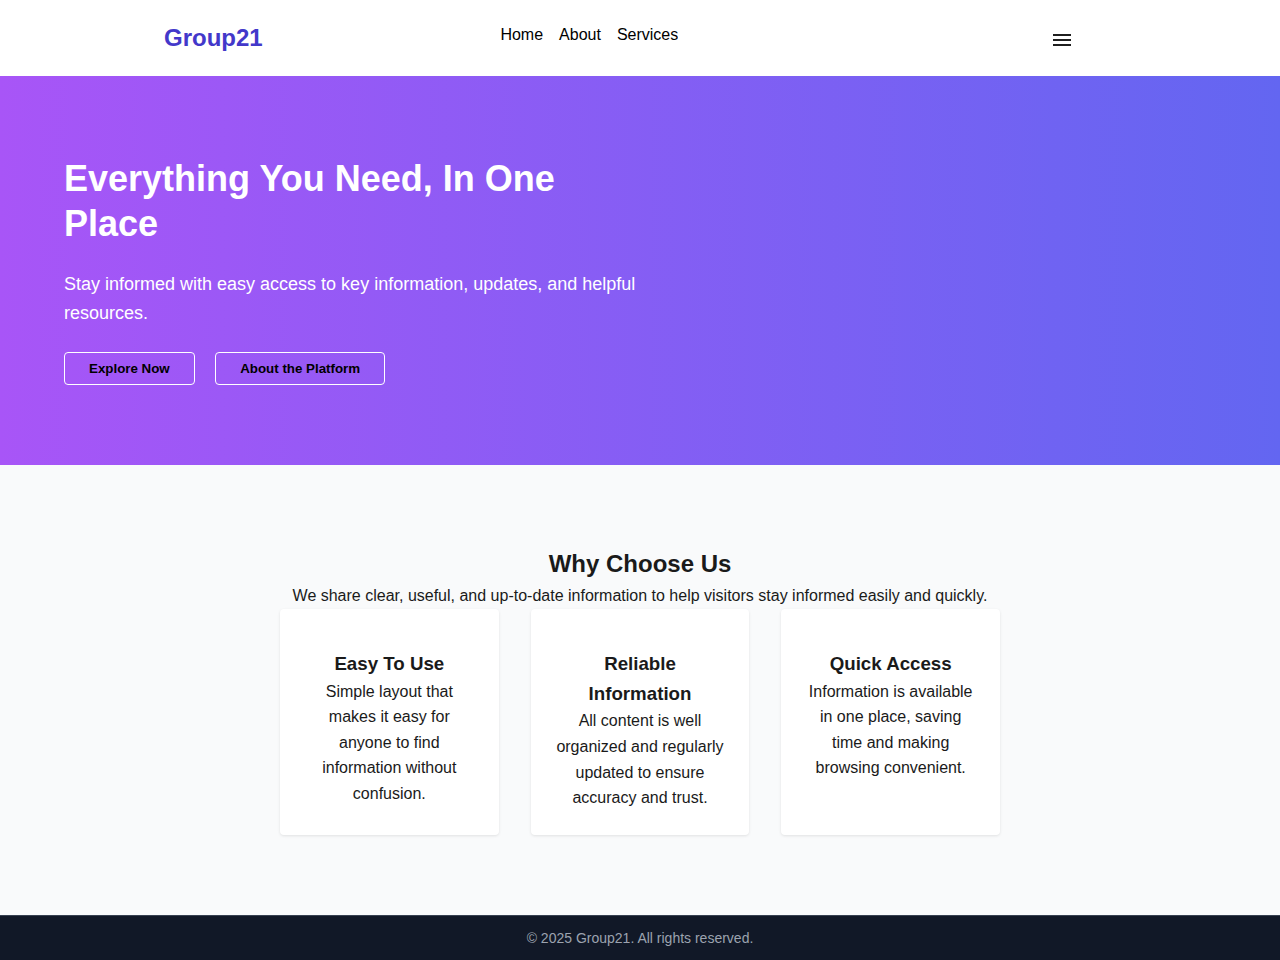
<file: index.html>
<!DOCTYPE html>
<html>
    <head>
        <title>Group21-Simple Info Hub-Landing Page</title>
        <meta charset="UTF-8">
        <link href="style.css" rel="stylesheet" type="text/css">
        <style>
            .hero {
                background: linear-gradient(to right, rgb(168, 85, 247), rgb(99, 102, 241));
                color: white;
                padding-top: 5rem;
                padding-bottom: 5rem;
            }
            .hero-container {
                max-width: 1200px; 
                margin:auto;
                padding-left: 1.5rem;  
                padding-right: 1.5rem;

                display: flex;         
                flex-direction: column;
                align-items: center;   
            }

            .hero-subcontainer {
                width: 100%;        
            }
          
            .hero-subcontainer > * + * {
                margin-top: 1.5rem;  
            }

            .hero-subcontainer div > * + * {
                margin-left: 1rem; 
            }

            .btn {
                background-color:transparent;
                padding: 0.5rem 1.5rem;  
                border: 0.0625rem solid white; 
                border-radius: 0.25rem;              
                font-weight: 600;               
                cursor: pointer;
                transition: background-color 0.2s ease;
            }

            .btn:hover {
                background-color: rgb(255, 255, 255); 
                color: rgb(79, 70, 229);
            }

            .features {
                padding-top: 5rem;              
                padding-bottom: 5rem;
                background-color: rgb(249, 250, 251); 
            }

            .features-container {
                width: 100%;
                max-width: 100%;
                margin-left: auto;
                margin-right: auto;
                padding-left: 1.5rem;
                padding-right: 1.5rem;
                text-align: center;
            }
            @media (min-width: 640px) {
                .features-container {
                    max-width: 640px;
                }
            }
            .features-subcontainer {
                display: grid;
                gap: 2rem;
            }

            @media (min-width: 768px) {
                .hero-container {
                    flex-direction: row; 
                }

                .hero-subcontainer {
                    width: 50%;      
                }

                .features-container {
                    max-width: 768px;
                }
                
                .features-subcontainer {
                    grid-template-columns: repeat(3, 1fr);
                }
            }

            .features-card {
                background-color: rgb(255, 255, 255);
                padding: 1.5rem;       
                border-radius: 0.25rem; 
                box-shadow: 0 1px 3px rgba(0, 0, 0, 0.1);
                transition: all 0.2s ease-in-out;
            }

            .features-card:hover {
                box-shadow: 0 10px 15px rgba(0, 0, 0, 0.15);
            }

            .features-card div {
                color: #4f46e5;
                font-size: 1.875rem;
                line-height: 2.25rem;
                margin-bottom: 1rem;
            }

            footer{
                text-align: center;
                font-size: 0.875rem;  
                line-height: 1.25rem; 
                margin-top: auto;
                padding: 0.75rem 0;  
                width: 100%;
                border-top: 1px solid rgb(55, 65, 81);   
                background-color: rgb(17, 24, 39);      
                color: rgb(156, 163, 175);
            }
        </style>
    </head>
    <body>
        <nav>
            <div class="navcontainer">
                <h1>Group21</h1>
                <div class="tabs-container">
                    <ul class="nav-tabs">
                        <li><a class="nav-links" href="index.html">Home</a></li>
                        <li><a class="nav-links" href="about.html">About</a></li>
                        <li><a class="nav-links" href="services.html">Services</a></li>
                    </ul> 
                </div>
                <div class="menu-container">   
                    <ul class="nav-list">
                        <li><a class="nav-links" href="gallery.html">Gallery</a></li>
                        <li><a class="nav-links" href="news.html">News</a></li>
                        <li><a class="nav-links" href="events.html">Events</a></li>
                        <li><a class="nav-links" href="subscribe.html">Subscribe</a></li>
                        <li><a class="nav-links" href="faqs.html">FAQs</a></li>
                        <li><a class="nav-links" href="blog.html">Blog</a></li>
                        <li><a class="nav-links" href="contacts.html">Contacts</a></li>
                        <li><a class="nav-links" href="feedback.html">Feedback</a></li>
                    </ul>
                    
                    <button class="menu-btn"><img src="images/icons/menu_icon.png" ></button>                  
                </div>
            </div>
        </nav>
        <section class="hero">
            <div class="hero-container">
                <div class="hero-subcontainer">
                    <h1 style="font-size: 2.25rem; line-height: 1.25; font-weight: 700;">Everything You Need, In One Place</h1>
                    <p style="font-size: 1.125rem;">Stay informed with easy access to key information, updates, and helpful resources.</p>
                    <div>
                        <a href="#"><button class="btn">Explore Now</button></a>
                        <a href="#"><button class="btn">About the Platform</button></a>
                    </div>
                </div>
            </div>
        </section>
        <section class="features">
            <div class="features-container">
                <h2 class="font-size: 1.875rem;line-height: 2.25rem;font-weight: 700;margin-bottom: 1.5rem;">Why Choose Us</h2>
                <p class="color: #4b5563;margin-bottom: 3rem;">We share clear, useful, and up-to-date information to help visitors stay informed easily and quickly.</p>

                <div class="features-subcontainer">
                    <div class="features-card">
                        <div><i class="fas fa-rocket"></i></div>
                        <h3 class="font-weight: 600; font-size: 1.125rem; line-height: 1.75rem; margin-bottom: 0.5rem;">Easy To Use</h3>
                        <p class="color: #4b5563;">Simple layout that makes it easy for anyone to find information without confusion.</p>
                    </div>
                    <div class="features-card">
                        <div><i class="fas fa-shield-alt"></i></div>
                        <h3 class="font-weight: 600; font-size: 1.125rem; line-height: 1.75rem; margin-bottom: 0.5rem;">Reliable Information</h3>
                        <p class="color: #4b5563;">All content is well organized and regularly updated to ensure accuracy and trust.</p>
                    </div>
                    <div class="features-card">
                        <div><i class="fas fa-cogs"></i></div>
                        <h3 class="font-weight: 600; font-size: 1.125rem; line-height: 1.75rem; margin-bottom: 0.5rem;">Quick Access</h3>
                        <p class="color: #4b5563;">Information is available in one place, saving time and making browsing convenient.</p>
                    </div>
                </div>
            </div>
        </section>
        <footer>
                © 2025 Group21. All rights reserved.
        </footer>
        <script>
            const btn = document.querySelector(".menu-btn");
            const nav = document.querySelector(".nav-list");

            // Toggle menu when button is clicked
            btn.addEventListener("click", (e) => {
                e.stopPropagation(); // prevent document click from firing
                nav.classList.toggle("active");
            });

            // Close menu when clicking outside
            document.addEventListener("click", (e) => {
                if (!nav.contains(e.target) && !btn.contains(e.target)) {
                nav.classList.remove("active");
                }
            });
        </script>
    </body>
</html>
</file>
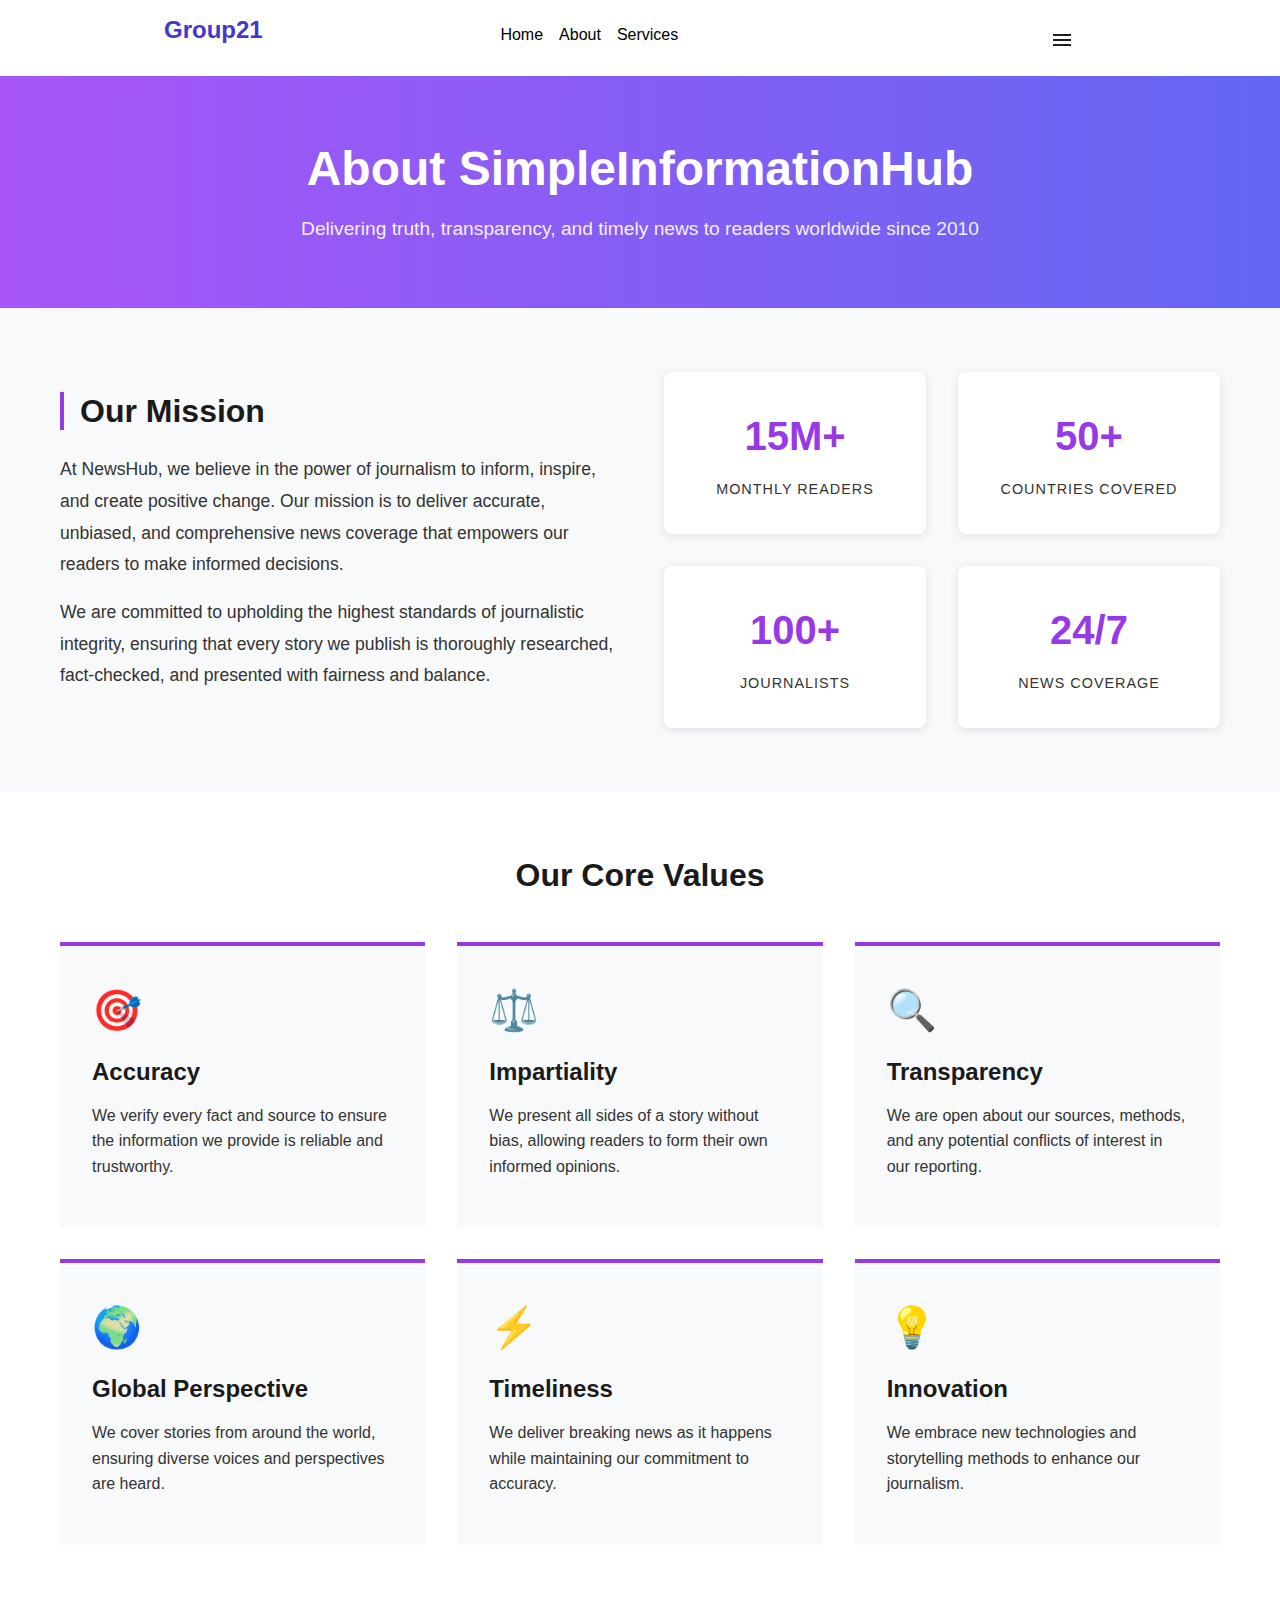
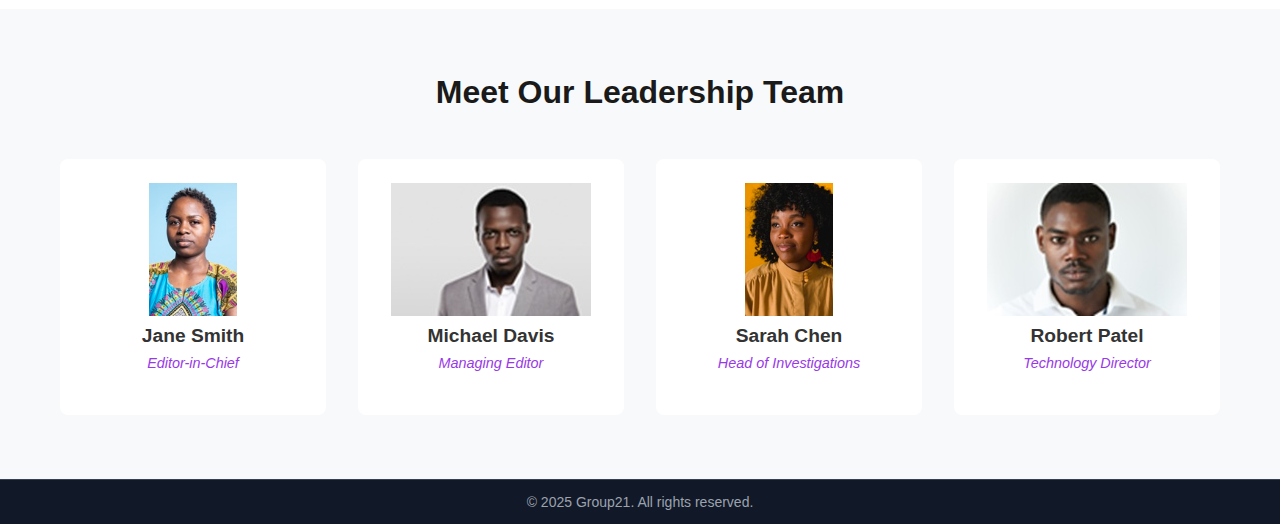
<file: about.html>
<!DOCTYPE html>
<html lang="en">
<head>
    <meta charset="UTF-8">
    <meta name="viewport" content="width=device-width, initial-scale=1.0">
    <title>About Us - NewsHub</title>
    <link href="style.css" rel="stylesheet" type="text/css">

     <style>
       
        * {
            margin: 0;
            padding: 0;
            box-sizing: border-box;
        }
        
        :root {
            --primary-color: #1a1a1a;
            --secondary-color: rgb(152, 57, 230);
            --text-color: #333;
            --light-gray: #f8f9fa;
            --border-color: #e0e0e0;
            --white: #ffffff;
        }
        
        body {
            line-height: 1.6;
            color: var(--text-color);
            background-color: var(--white);
        }
        
        /* Global Typography */
        h1, h2, h3, h4, h5, h6 {
            font-family: 'Arial', sans-serif;
            font-weight: 700;
            line-height: 1.2;
            margin-bottom: 1rem;
        }
        
        h1 { font-size: 2.5rem; }
        h2 { font-size: 2rem; }
        h3 { font-size: 1.5rem; }
        
        p {
            margin-bottom: 1rem;
        }
        
        a {
            color: var(--primary-color);
            text-decoration: none;
            transition: color 0.3s ease;
        }
        
        a:hover {
            color: var(--secondary-color);
        }
        
        /* Global Container */
        .container {
            max-width: 1200px;
            margin: 0 auto;
            padding: 0 20px;
        }
        
        
        
        .logo {
            font-size: 1.8rem;
            font-weight: bold;
            color: var(--white);
            font-family: 'Arial', sans-serif;
        }
        
        
        
       
        
         footer{
                text-align: center;
                font-size: 0.875rem;  
                line-height: 1.25rem; 
                margin-top: auto;
                padding: 0.75rem 0;  
                width: 100%;
                border-top: 1px solid rgb(55, 65, 81);   
                background-color: rgb(17, 24, 39);      
                color: rgb(156, 163, 175);
            }
    
    .hero-about {
            background: linear-gradient(to right, rgb(168, 85, 247), rgb(99, 102, 241));
            color: var(--white);
            padding: 4rem 0;
            text-align: center;
        }
        
        .hero-about h1 {
            font-size: 3rem;
            margin-bottom: 1rem;
            color: var(--white);
        }
        
        .hero-about p {
            font-size: 1.2rem;
            max-width: 700px;
            margin: 0 auto;
            opacity: 0.9;
        }
              
        /* Responsive Design */
        @media (max-width: 768px) {
            .hero-about h1 {
                font-size: 2rem;
            }
            
            .mission-content,
            .values-grid,
            .team-grid {
                grid-template-columns: 1fr;
            }
            
            nav ul {
                flex-direction: column;
                gap: 0.5rem;
            }
            
            .contact-info {
                flex-direction: column;
                gap: 1.5rem;
            }
        }
    </style>

    </head>
    <body>
        <nav>
            <div class="navcontainer">
                <h1>Group21</h1>
                <div class="tabs-container">
                    <ul class="nav-tabs">
                        <li><a class="nav-links" href="index.html">Home</a></li>
                        <li><a class="nav-links" href="about.html">About</a></li>
                        <li><a class="nav-links" href="services.html">Services</a></li>
                    </ul> 
                </div>
                <div class="menu-container">   
                    <ul class="nav-list">
                        <li><a class="nav-links" href="gallery.html">Gallery</a></li>
                        <li><a class="nav-links" href="news.html">News</a></li>
                        <li><a class="nav-links" href="events.html">Events</a></li>
                        <li><a class="nav-links" href="subscribe.html">Subscribe</a></li>
                        <li><a class="nav-links" href="faqs.html">FAQs</a></li>
                        <li><a class="nav-links" href="blog.html">Blog</a></li>
                        <li><a class="nav-links" href="contacts.html">Contacts</a></li>
                        <li><a class="nav-links" href="feedback.html">Feedback</a></li>
                    </ul>
                    
                    <button class="menu-btn"><img src="images/icons/menu_icon.png" ></button>                  
                </div>
            </div>
        </nav>


        <!-- Hero Section -->
        <section class="hero-about">
        <div class="container">
            <h1>About SimpleInformationHub</h1>
            <p>Delivering truth, transparency, and timely news to readers worldwide since 2010</p>
        </div>
        </section>

        <!-- Mission Section -->
        <section class="mission-section">
        <div class="container">
            <div class="mission-content">
                <div class="mission-text">
                    <h2>Our Mission</h2>
                    <p>At NewsHub, we believe in the power of journalism to inform, inspire, and create positive change. Our mission is to deliver accurate, unbiased, and comprehensive news coverage that empowers our readers to make informed decisions.</p>
                    <p>We are committed to upholding the highest standards of journalistic integrity, ensuring that every story we publish is thoroughly researched, fact-checked, and presented with fairness and balance.</p>
                </div>
                <div class="mission-stats">
                    <div class="stat-box">
                        <span class="stat-number">15M+</span>
                        <span class="stat-label">Monthly Readers</span>
                    </div>
                    <div class="stat-box">
                        <span class="stat-number">50+</span>
                        <span class="stat-label">Countries Covered</span>
                    </div>
                    <div class="stat-box">
                        <span class="stat-number">100+</span>
                        <span class="stat-label">Journalists</span>
                    </div>
                    <div class="stat-box">
                        <span class="stat-number">24/7</span>
                        <span class="stat-label">News Coverage</span>
                    </div>
                </div>
            </div>
        </div>
        </section>

        <!-- Values Section -->
        <section class="values-section">
        <div class="container">
            <h2>Our Core Values</h2>
            <div class="values-grid">
                <div class="value-card">
                    <span class="value-icon">🎯</span>
                    <h3>Accuracy</h3>
                    <p>We verify every fact and source to ensure the information we provide is reliable and trustworthy.</p>
                </div>
                <div class="value-card">
                    <span class="value-icon">⚖️</span>
                    <h3>Impartiality</h3>
                    <p>We present all sides of a story without bias, allowing readers to form their own informed opinions.</p>
                </div>
                <div class="value-card">
                    <span class="value-icon">🔍</span>
                    <h3>Transparency</h3>
                    <p>We are open about our sources, methods, and any potential conflicts of interest in our reporting.</p>
                </div>
                <div class="value-card">
                    <span class="value-icon">🌍</span>
                    <h3>Global Perspective</h3>
                    <p>We cover stories from around the world, ensuring diverse voices and perspectives are heard.</p>
                </div>
                <div class="value-card">
                    <span class="value-icon">⚡</span>
                    <h3>Timeliness</h3>
                    <p>We deliver breaking news as it happens while maintaining our commitment to accuracy.</p>
                </div>
                <div class="value-card">
                    <span class="value-icon">💡</span>
                    <h3>Innovation</h3>
                    <p>We embrace new technologies and storytelling methods to enhance our journalism.</p>
                </div>
            </div>
        </div>
        </section>

        <!-- Team Section -->
        <section class="team-section">
        <div class="container">
            <h2>Meet Our Leadership Team</h2>
            <div class="team-grid">
                <div class="team-member">
                    <div class="team-photo"><img src="images/grace/m1.jpg" img height="133"  ></div>
                    <h3>Jane Smith</h3>
                    <p class="team-role">Editor-in-Chief</p>
                </div>
                <div class="team-member">
                    <div class="team-photo"><img src="images/grace/m3.jpg" ></div>
                    <h3>Michael Davis</h3>
                    <p class="team-role">Managing Editor</p>
                </div>
                <div class="team-member">
                    <div class="team-photo"><img src="images/grace/m2.jpg" height="133"  ></div>
                    <h3>Sarah Chen</h3>
                    <p class="team-role">Head of Investigations</p>
                </div>
                <div class="team-member">
                    <div class="team-photo"><img src="images/grace/m5.jpg" ></div>
                    <h3>Robert Patel</h3>
                    <p class="team-role">Technology Director</p>
                </div>
            </div>
        </div>
        </section>
        <footer>
                © 2025 Group21. All rights reserved.
        </footer>
        <script>
            const btn = document.querySelector(".menu-btn");
            const nav = document.querySelector(".nav-list");

            // Toggle menu when button is clicked
            btn.addEventListener("click", (e) => {
                e.stopPropagation(); // prevent document click from firing
                nav.classList.toggle("active");
            });

            // Close menu when clicking outside
            document.addEventListener("click", (e) => {
                if (!nav.contains(e.target) && !btn.contains(e.target)) {
                nav.classList.remove("active");
                }
            });
        </script>
    </body>
</html>
</file>
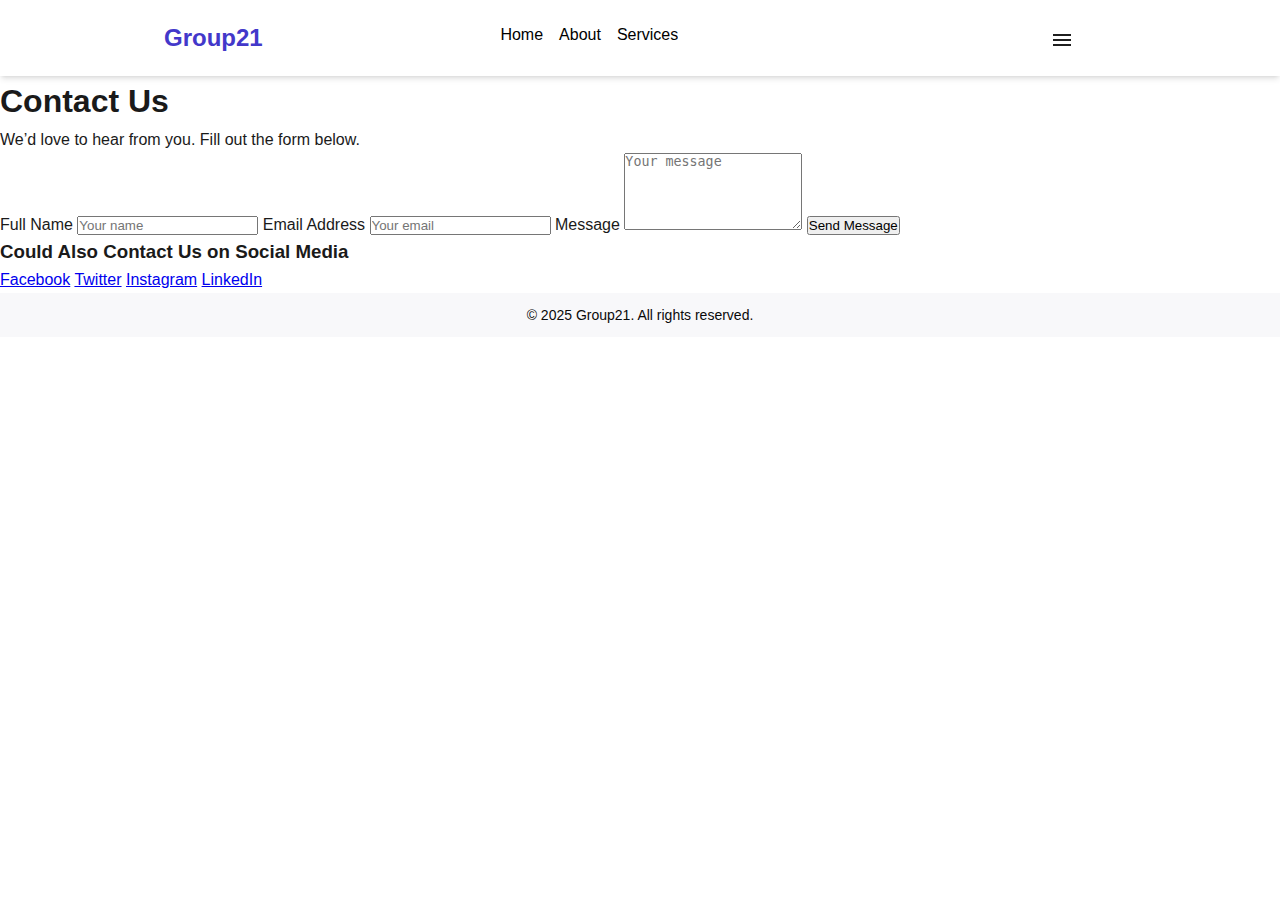
<file: contacts.html>
<!DOCTYPE html>
<html lang="en">
<head>
    <meta charset="UTF-8">
    <title>Contact Us</title>
    <link href="style.css" rel="stylesheet" type="text/css">
    <style>
        footer{
            text-align: center;
            font-size: 0.875rem;  
            line-height: 1.25rem; 
            margin-top: auto;
            padding: 0.75rem 0;  
            width: 100%;  
            background-color: rgb(248, 248, 250);      
            color: rgb(10, 10, 10);
        }
    </style>
</head>
<body>
    <nav>
        <div class="navcontainer">
            <h1>Group21</h1>
            <div class="tabs-container">
                <ul class="nav-tabs">
                    <li><a class="nav-links" href="index.html">Home</a></li>
                    <li><a class="nav-links" href="#">About</a></li>
                    <li><a class="nav-links" href="services.html">Services</a></li>
                </ul> 
            </div>
            <div class="menu-container">   
                <ul class="nav-list">
                    <li><a class="nav-links" href="gallery.html">Gallery</a></li>
                    <li><a class="nav-links" href="#">News</a></li>
                    <li><a class="nav-links" href="events.html">Events</a></li>
                    <li><a class="nav-links" href="subscribe.html">Subscribe</a></li>
                    <li><a class="nav-links" href="faqs.html">FAQs</a></li>
                    <li><a class="nav-links" href="blog.html">Blog</a></li>
                    <li><a class="nav-links" href="#">Contacts</a></li>
                    <li><a class="nav-links" href="feedback.html">Feedback</a></li>
                </ul>
                
                <button class="menu-btn"><img src="images/icons/menu_icon.png" ></button>                  
            </div>
        </div>
    </nav>
    <div class="contact-container">
        <h1>Contact Us</h1>
        <p>We’d love to hear from you. Fill out the form below.</p>

        <form>
            <label for="name">Full Name</label>
            <input type="text" id="name" placeholder="Your name">

            <label for="email">Email Address</label>
            <input type="email" id="email" placeholder="Your email">

            <label for="message">Message</label>
            <textarea id="message" rows="5" placeholder="Your message"></textarea>

            <button type="submit">Send Message</button>
        </form>
    </div>
    <section class="social-section">
        <h3>Could Also Contact Us on Social Media</h3>
        <div class="social-links">
            <a href="#">Facebook</a>
            <a href="#">Twitter</a>
            <a href="#">Instagram</a>
            <a href="#">LinkedIn</a>
        </div>
    </section>
    <footer>
        © 2025 Group21. All rights reserved.
    </footer>
    <script>
        const btn = document.querySelector(".menu-btn");
        const nav = document.querySelector(".nav-list");

        // Toggle menu when button is clicked
        btn.addEventListener("click", (e) => {
            e.stopPropagation(); // prevent document click from firing
            nav.classList.toggle("active");
        });

        // Close menu when clicking outside
        document.addEventListener("click", (e) => {
            if (!nav.contains(e.target) && !btn.contains(e.target)) {
            nav.classList.remove("active");
            }
        });
    </script>
</body>
</html>
</file>
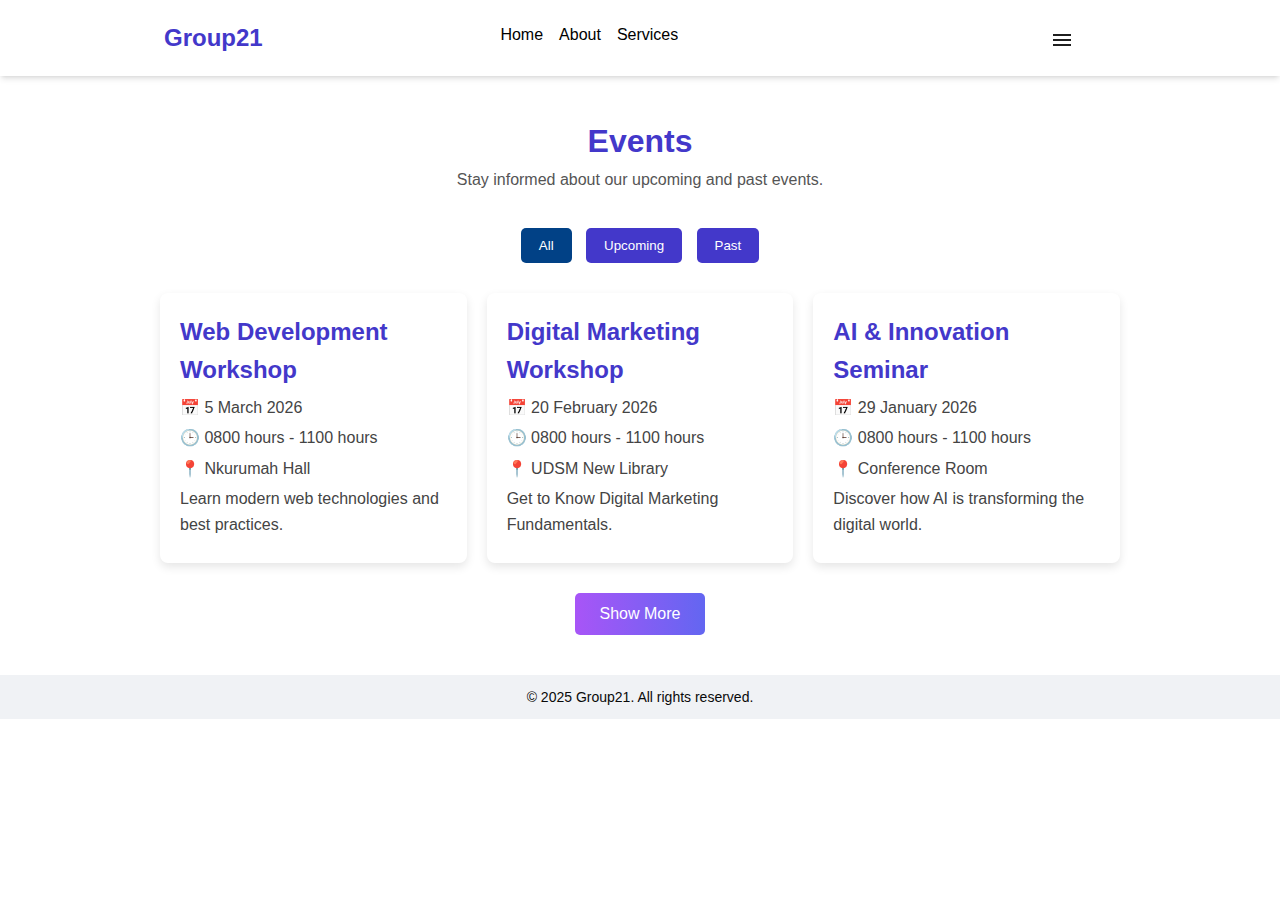
<file: events.html>
<!DOCTYPE html>
<html lang="en">
    <head>
        <meta charset="UTF-8">
        <title>Events</title>
        <link rel="stylesheet" href="style.css">
        <style>
            footer{
                text-align: center;
                font-size: 0.875rem;  
                line-height: 1.25rem; 
                margin-top: auto;
                padding: 0.75rem 0;  
                width: 100%;
                background-color: rgb(240, 242, 245);      
                color: rgb(10, 10, 10);
            }
        </style>
    </head>
    <body>
        <nav>
            <div class="navcontainer">
                <h1>Group21</h1>
                <div class="tabs-container">
                    <ul class="nav-tabs">
                        <li><a class="nav-links" href="index.html">Home</a></li>
                        <li><a class="nav-links" href="about.html">About</a></li>
                        <li><a class="nav-links" href="services.html">Services</a></li>
                    </ul> 
                </div>
                <div class="menu-container">   
                    <ul class="nav-list">
                        <li><a class="nav-links" href="gallery.html">Gallery</a></li>
                        <li><a class="nav-links" href="news.html">News</a></li>
                        <li><a class="nav-links" href="events.html">Events</a></li>
                        <li><a class="nav-links" href="subscribe.html">Subscribe</a></li>
                        <li><a class="nav-links" href="faqs.html">faqs</a></li>
                        <li><a class="nav-links" href="blog.html">Blog</a></li>
                        <li><a class="nav-links" href="contacts.html">Contacts</a></li>
                        <li><a class="nav-links" href="feedback.html">Feedback</a></li>
                    </ul>
                    
                    <button class="menu-btn"><img src="images/icons/menu_icon.png" ></button>                  
                </div>
            </div>
        </nav>
        <section class="events-section">
            <h1>Events</h1>
            <p class="intro">Stay informed about our upcoming and past events.</p>

            <!-- Filter Buttons -->
            <div class="filter-buttons">
                <button onclick="filterEvents('all')" class="active">All</button>
                <button onclick="filterEvents('upcoming')">Upcoming</button>
                <button onclick="filterEvents('past')">Past</button>
            </div>

            <!-- Events Container -->
            <div class="events-container">

                <div class="event-card upcoming">
                    <h2>Web Development Workshop</h2>
                    <p>📅 5 March 2026</p>
                    <p>🕒 0800 hours - 1100 hours</p>
                    <p>📍 Nkurumah Hall</p>
                    <p>Learn modern web technologies and best practices.</p>
                </div>

                <div class="event-card upcoming">
                    <h2>Digital Marketing Workshop</h2>
                    <p>📅 20 February 2026</p>
                    <p>🕒 0800 hours - 1100 hours</p>
                    <p>📍 UDSM New Library</p>
                    <p>Get to Know Digital Marketing Fundamentals.</p>
                </div>

                <div class="event-card upcoming">
                    <h2>AI & Innovation Seminar</h2>
                    <p>📅 29 January 2026</p>
                    <p>🕒 0800 hours - 1100 hours</p>
                    <p>📍 Conference Room</p>
                    <p>Discover how AI is transforming the digital world.</p>
                </div>

                <div class="event-card past hidden">
                    <h2>Startup Networking Event</h2>
                    <p>📅 10 November 2025</p>
                    <p>🕒 0800 hours - 1100 hours</p>
                    <p>📍 Nkurumah Hall</p>
                    <p>Connected entrepreneurs and innovators.</p>
                </div>

                <div class="event-card past hidden">
                    <h2>Tech Innovation Comference</h2>
                    <p>📅 01 September 2025</p>
                    <p>🕒 0800 hours - 1100 hours</p>
                    <p>📍 Innovation Hub</p>
                    <p>Tech Developers Came Together To Discuss Innovation Techniques.</p>
                </div>

                <div class="event-card past hidden">
                    <h2>Python Developers Meetup</h2>
                    <p>📅 22 July 2025</p>
                    <p>🕒 0800 hours - 1100 hours</p>
                    <p>📍 Luhanga Hall</p>
                    <p>Python and AI-Related Developers Met to Discuss about Data Science and Artificial Intelligence.</p>
                </div>
            </div>
            <button id="showMoreBtn" onclick="showMore()">Show More</button>
        </section>
        <footer>
            © 2025 Group21. All rights reserved.
            </footer>

        <script>
            function filterEvents(type) {
                const events = document.querySelectorAll('.event-card');
                const buttons = document.querySelectorAll('.filter-buttons button');

                buttons.forEach(btn => btn.classList.remove('active'));
                event.target.classList.add('active');

                events.forEach(eventCard => {
                    if (type === 'all') {
                        eventCard.style.display = 'block';
                    } else if (eventCard.classList.contains(type)) {
                        eventCard.style.display = 'block';
                    } else {
                        eventCard.style.display = 'none';
                    }
                });
            }

            function showMore() {
                const hiddenEvents = document.querySelectorAll('.event-card.hidden');
                hiddenEvents.forEach(event => {
                    event.classList.remove('hidden');
                });

                document.getElementById('showMoreBtn').style.display = 'none';
            }

            const btn = document.querySelector(".menu-btn");
            const nav = document.querySelector(".nav-list");

            // Toggle menu when button is clicked
            btn.addEventListener("click", (e) => {
                e.stopPropagation(); // prevent document click from firing
                nav.classList.toggle("active");
            });

            // Close menu when clicking outside
            document.addEventListener("click", (e) => {
                if (!nav.contains(e.target) && !btn.contains(e.target)) {
                nav.classList.remove("active");
                }
            });
        </script>
    </body>
</html>
</file>
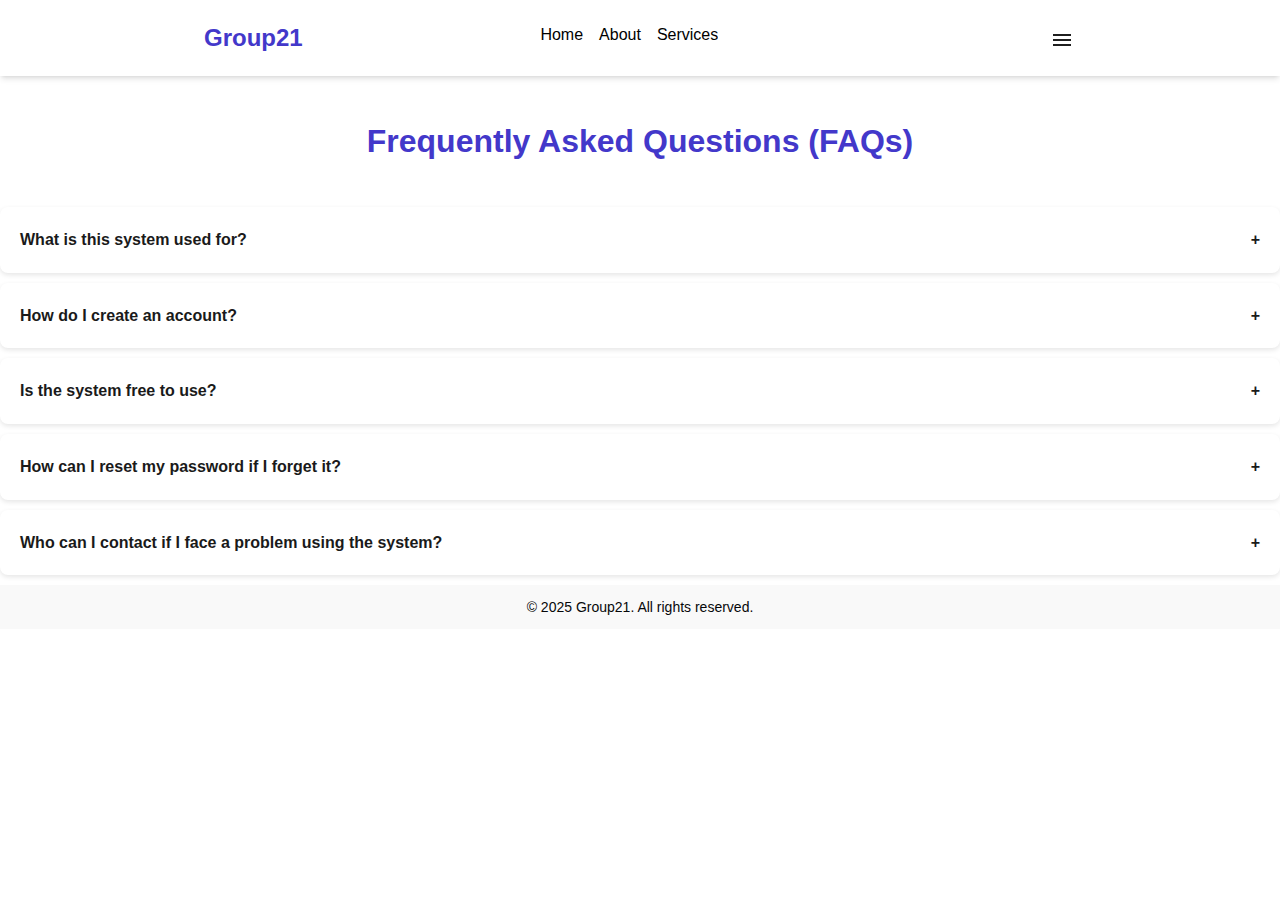
<file: faqs.html>
<!DOCTYPE html>
<html lang="en">
    <head>
        <meta charset="UTF-8">
        <meta name="viewport" content="width=device-width, initial-scale=1.0">
        <title>FAQs Page</title>
        <link href="style.css" rel="stylesheet" type="text/css">
        <style>
                footer{
                    text-align: center;
                    font-size: 0.875rem;  
                    line-height: 1.25rem; 
                    padding: 0.75rem 0;  
                    width: 100%;   
                    background-color: rgb(249, 249, 249);      
                    color: rgb(7, 8, 10);
                }
            h1 {
                color: rgb(67 56 202);
                text-align: center;
                margin: 40px;
            }
            .faq {
                background-color: #ffffff;
                border-radius: 8px;
                margin: 10px 0;
                padding: 20px;
                box-shadow: 0 2px 5px rgba(0, 0, 0, 0.1);
            }
            .question {
                cursor: pointer;
                font-weight: bold;
                position: relative;
                padding-right: 20px;
            }
            .question::after {
                content: '+';
                position: absolute;
                right: 0;
            }
            .question.active::after {
                content: '-';
            }
            .answer {
                display: none;
                margin-top: 10px;
                padding-left: 10px;
            }
        </style>
    </head>
    <body>
        <nav>
            <div class="navcontainer">
                <h1>Group21</h1>
                <div class="tabs-container">
                    <ul class="nav-tabs">
                        <li><a class="nav-links" href="index.html">Home</a></li>
                        <li><a class="nav-links" href="about.html">About</a></li>
                        <li><a class="nav-links" href="services.html">Services</a></li>
                    </ul> 
                </div>
                <div class="menu-container">   
                    <ul class="nav-list">
                        <li><a class="nav-links" href="gallery.html">Gallery</a></li>
                        <li><a class="nav-links" href="news.html">News</a></li>
                        <li><a class="nav-links" href="events.html">Events</a></li>
                        <li><a class="nav-links" href="subscribe.html">Subscribe</a></li>
                        <li><a class="nav-links" href="faqs.html">FAQs</a></li>
                        <li><a class="nav-links" href="blog.html">Blog</a></li>
                        <li><a class="nav-links" href="contacts.html">Contacts</a></li>
                        <li><a class="nav-links" href="feedback.html">Feedback</a></li>
                    </ul>
                    
                    <button class="menu-btn"><img src="images/icons/menu_icon.png" ></button>                  
                </div>
            </div>
        </nav>
        <h1>Frequently Asked Questions (FAQs)</h1>

        <div class="faq">
            <div class="question">What is this system used for?</div>
            <div class="answer">This system is designed to help users [describe purpose here].</div>
        </div>

        <div class="faq">
            <div class="question">How do I create an account?</div>
            <div class="answer">To create an account, click the 'Sign Up' button and fill in your details.</div>
        </div>

        <div class="faq">
            <div class="question">Is the system free to use?</div>
            <div class="answer">Yes, the basic version of the system is free. Some advanced features may require payment.</div>
        </div>

        <div class="faq">
            <div class="question">How can I reset my password if I forget it?</div>
            <div class="answer">Click 'Forgot Password' on the login page and follow the instructions to reset your password.</div>
        </div>

        <div class="faq">
            <div class="question">Who can I contact if I face a problem using the system?</div>
            <div class="answer">You can contact our support team at zaawaadi@gmail.com for any issues.</div>
        </div>

        <footer>
                    © 2025 Group21. All rights reserved.
            </footer>
        <script>
            const btn = document.querySelector(".menu-btn");
                const nav = document.querySelector(".nav-list");

                // Toggle menu when button is clicked
                btn.addEventListener("click", (e) => {
                    e.stopPropagation(); // prevent document click from firing
                    nav.classList.toggle("active");
                });

                // Close menu when clicking outside
                document.addEventListener("click", (e) => {
                    if (!nav.contains(e.target) && !btn.contains(e.target)) {
                    nav.classList.remove("active");
                    }
                });
            const questions = document.querySelectorAll('.question');
            questions.forEach(q => {
                q.addEventListener('click', () => {
                    q.classList.toggle('active');
                    const answer = q.nextElementSibling;
                    answer.style.display = answer.style.display === 'block' ? 'none' : 'block';
                });
            });
        </script>
    </body>
</html>
</file>
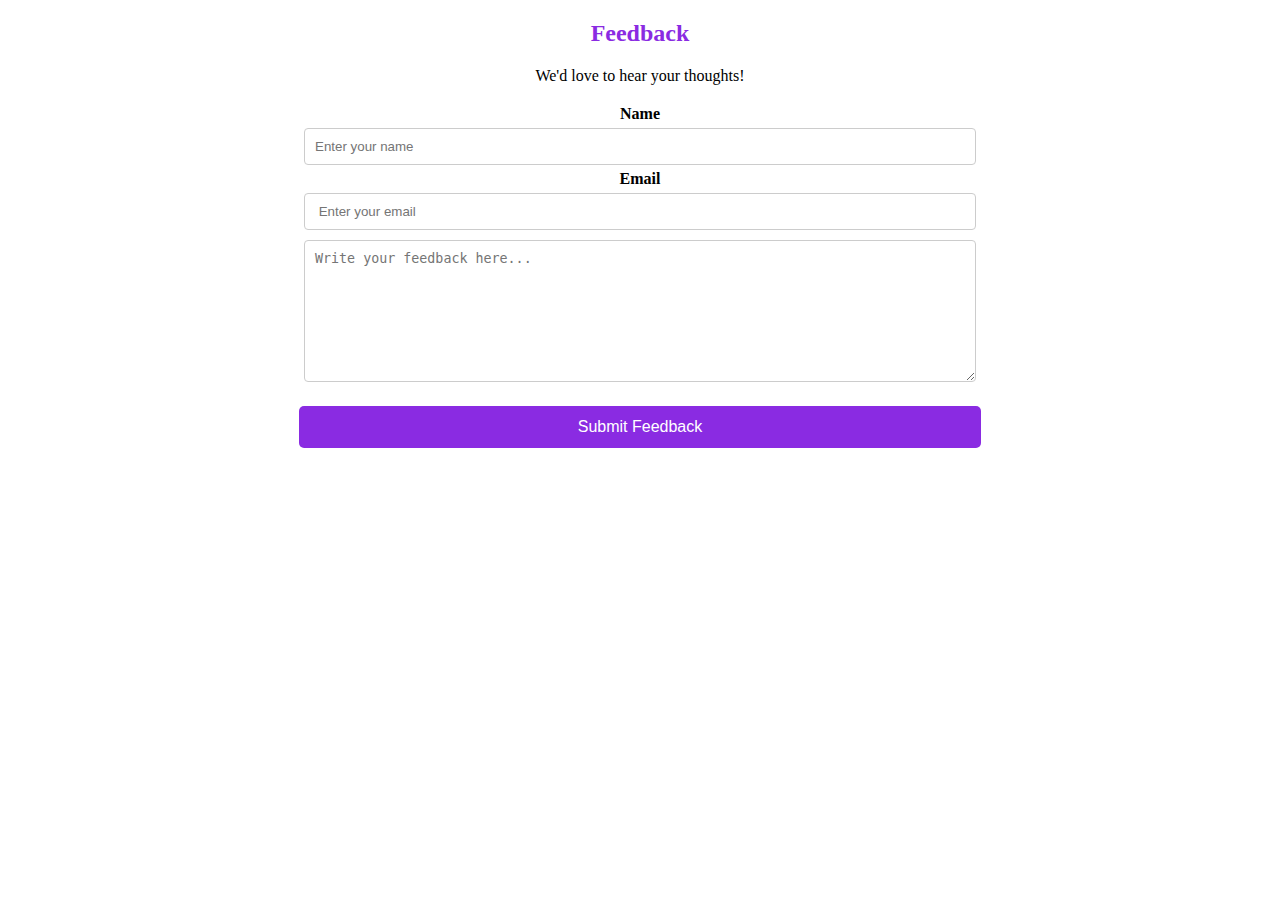
<file: feedback.html>
<!DOCTYPE html>
<html lang="en">
<head>
    <meta charset=""UTF-8">
    <title>Feedback Page</title>

    <style>
 .feedback-container {
        width: 400px;
        margin: 50px auto;
        background: #ffffff;
        padding: 25px;
        border-radius: 8px;
        text-align: center;
    }

    h2 {
        color:blueviolet;
    }

    p{
        margin-bottom: 20px;
    }
    
    form {
        text-align: center;
    }

    label {
        display: block;
        margin-top: 5px;
        font-weight:bold;
    }

    input, textarea {
        width: 650px;
        padding: 10px;
        margin-top: 5px;
        border: 1px solid #ccc;
        border-radius: 4px;
    }

    #name {
        margin-bottom: 15px;
    }

    /*Space between email and feedback box */
textarea {
    margin-top: 10px;
    height: 120px;
    resize: vertical;
}

button {
    margin-top: 20px;
    width: 54%;
    padding: 12px;
    background-color: blueviolet;
    color: white;
    border: black;
    border-radius: 5px;
    font-size: 16px;
    cursor: pointer;
}
    </style>
</head>

<body>
<div class="container">
        <center> 
            <h2 class="mb-4 mt-3">Feedback</h2>
            <p>We'd love to hear your thoughts!</p>


<form action="#" class="feedback-form">
    <label>Name</label>
      <input type="text" placeholder="Enter your name">
    
      <label>Email</label>
      <input type="email" placeholder=" Enter your email">
    
      <div class="form-group">
        <textarea name="" id="" cols="30" rows="7" class="form-control" placeholder="Write your feedback here..."></textarea>
      </div>

      <button input type="submit">Submit Feedback</button>
    </center>
  </form>
</div>

</body>
</html>
</file>
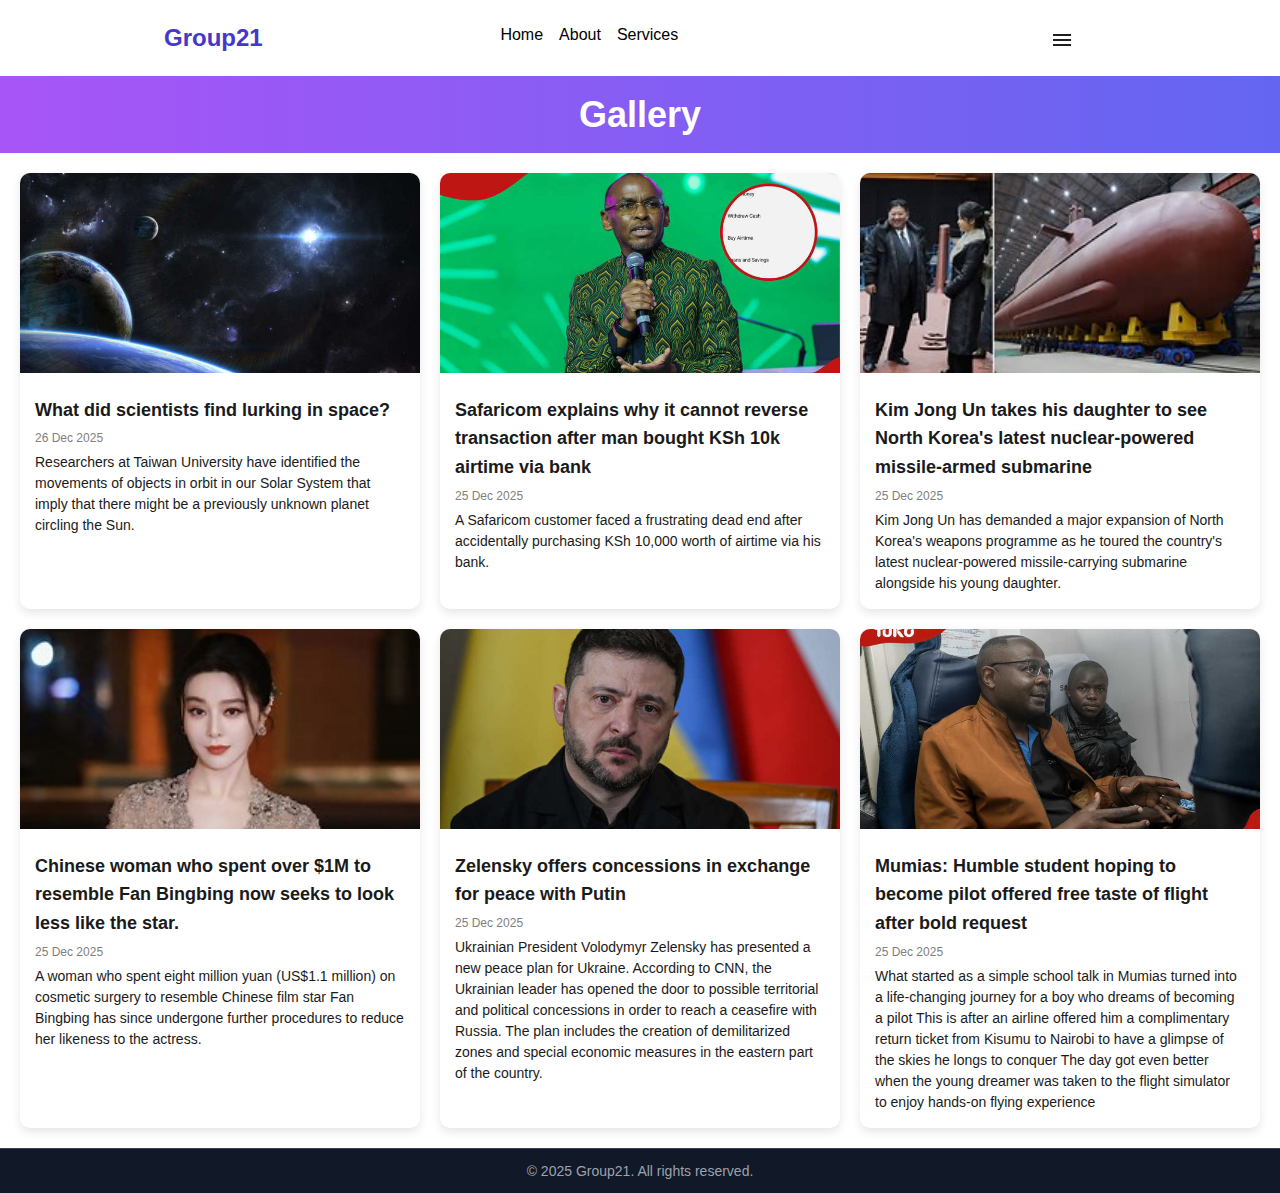
<file: gallery.html>
<!DOCTYPE html>
<html>
    <head>
        <title>Group21-Simple Info Hub-Gallery Page</title>
        <meta charset="UTF-8">
        <link href="style.css" rel="stylesheet" type="text/css">
        <style>
            .hero {
                background: linear-gradient(to right, rgb(168, 85, 247), rgb(99, 102, 241));
                color: white;
                padding: 1rem 0;
            }
            .hero-container {
                max-width: 1200px; 
                margin:auto;
                padding-left: 1.5rem;  
                padding-right: 1.5rem;

                display: flex;         
                justify-content: center;
                align-items: center;   
            }
                
            footer{
                text-align: center;
                font-size: 0.875rem;  
                line-height: 1.25rem; 
                margin-top: auto;
                padding: 0.75rem 0;  
                width: 100%;
                border-top: 1px solid rgb(55, 65, 81);   
                background-color: rgb(17, 24, 39);      
                color: rgb(156, 163, 175);
            }
        </style>
    </head>
    <body>
        <nav>
            <div class="navcontainer">
                <h1>Group21</h1>
                <div class="tabs-container">
                    <ul class="nav-tabs">
                        <li><a class="nav-links" href="index.html">Home</a></li>
                        <li><a class="nav-links" href="about.html">About</a></li>
                        <li><a class="nav-links" href="services.html">Services</a></li>
                    </ul> 
                </div>
                <div class="menu-container">   
                    <ul class="nav-list">
                        <li><a class="nav-links" href="gallery.html">Gallery</a></li>
                        <li><a class="nav-links" href="news.html">News</a></li>
                        <li><a class="nav-links" href="events.html">Events</a></li>
                        <li><a class="nav-links" href="subscribe.html">Subscribe</a></li>
                        <li><a class="nav-links" href="faqs.html">FAQs</a></li>
                        <li><a class="nav-links" href="blog.html">Blog</a></li>
                        <li><a class="nav-links" href="contacts.html">Contacts</a></li>
                        <li><a class="nav-links" href="feedback.html">Feedback</a></li>
                    </ul>
                    
                    <button class="menu-btn"><img src="images/icons/menu_icon.png" ></button>                  
                </div>
            </div>
        </nav>
        <section class="hero">
            <div class="hero-container">
                <div class="hero-subcontainer">
                    <h1 style="font-size: 2.25rem; line-height: 1.25; font-weight: 700; text-align: center;">Gallery</h1>
                    
                </div>
            </div>
        </section>

        <section class="news-container">
            <article class="news-card">
                <img src="images/kleist/image1.jpeg" alt="News Image">
                <div class="news-content">
                    <h2>What did scientists find lurking in space?</h2>
                    <p class="date">26 Dec 2025</p>
                    <p>Researchers at Taiwan University have identified the movements of objects in orbit in our Solar System that 
                        imply that there might be a previously unknown planet circling the Sun.</p>
                </div>
            </article>

            <article class="news-card">
                <img src="images/kleist/image2.jpeg" alt="News Image">
                <div class="news-content">
                    <h2>Safaricom explains why it cannot reverse transaction after man bought KSh 10k airtime via bank</h2>
                    <p class="date">25 Dec 2025</p>
                    <p>A Safaricom customer faced a frustrating dead end after accidentally purchasing KSh 10,000 worth of airtime via his bank.</p>
                </div>
            </article>

            <article class="news-card">
                <img src="images/kleist/image3.jpeg" alt="News Image">
                <div class="news-content">
                    <h2>Kim Jong Un takes his daughter to see North Korea's latest nuclear-powered missile-armed submarine</h2>
                    <p class="date">25 Dec 2025</p>
                    <p>Kim Jong Un has demanded a major expansion of North Korea's weapons programme as he toured the country's latest nuclear-powered missile-carrying submarine alongside his young daughter.</p>
                </div>
            </article>

            <article class="news-card">
                <img src="images/kleist/image4.jpeg" alt="News Image">
                <div class="news-content">
                    <h2>Chinese woman who spent over $1M to resemble Fan Bingbing now seeks to look less like the star.</h2>
                    <p class="date">25 Dec 2025</p>
                    <p>A woman who spent eight million yuan (US$1.1 million) on cosmetic surgery to resemble Chinese film star Fan Bingbing has since undergone further procedures to reduce her likeness to the actress.</p>
                </div>
            </article>

            <article class="news-card">
                <img src="images/kleist/image5.jpeg" alt="News Image">
                <div class="news-content">
                    <h2>Zelensky offers concessions in exchange for peace with Putin</h2>
                    <p class="date">25 Dec 2025</p>
                    <p>Ukrainian President Volodymyr Zelensky has presented a new peace plan for Ukraine. According to CNN, the Ukrainian leader has opened the door to possible territorial and political concessions in order to reach a ceasefire with Russia. The plan includes the creation of demilitarized zones and special economic measures in the eastern part of the country.</p>
                </div>
            </article>

            <article class="news-card">
                <img src="images/kleist/image6.jpeg" alt="News Image">
                <div class="news-content">
                    <h2>Mumias: Humble student hoping to become pilot offered free taste of flight after bold request</h2>
                    <p class="date">25 Dec 2025</p>
                    <p>What started as a simple school talk in Mumias turned into a life-changing journey for a boy who dreams of becoming a pilot
                        This is after an airline offered him a complimentary return ticket from Kisumu to Nairobi to have a glimpse of the skies he longs to conquer
                        The day got even better when the young dreamer was taken to the flight simulator to enjoy hands-on flying experience</p>
                </div>
            </article>
        </section>

        <footer>
            © 2025 Group21. All rights reserved.
    </footer>

        <script>
            const btn = document.querySelector(".menu-btn");
            const nav = document.querySelector(".nav-list");

            // Toggle menu when button is clicked
            btn.addEventListener("click", (e) => {
                e.stopPropagation(); // prevent document click from firing
                nav.classList.toggle("active");
            });

            // Close menu when clicking outside
            document.addEventListener("click", (e) => {
                if (!nav.contains(e.target) && !btn.contains(e.target)) {
                nav.classList.remove("active");
                }
            });
        </script>
    </body>
</file>
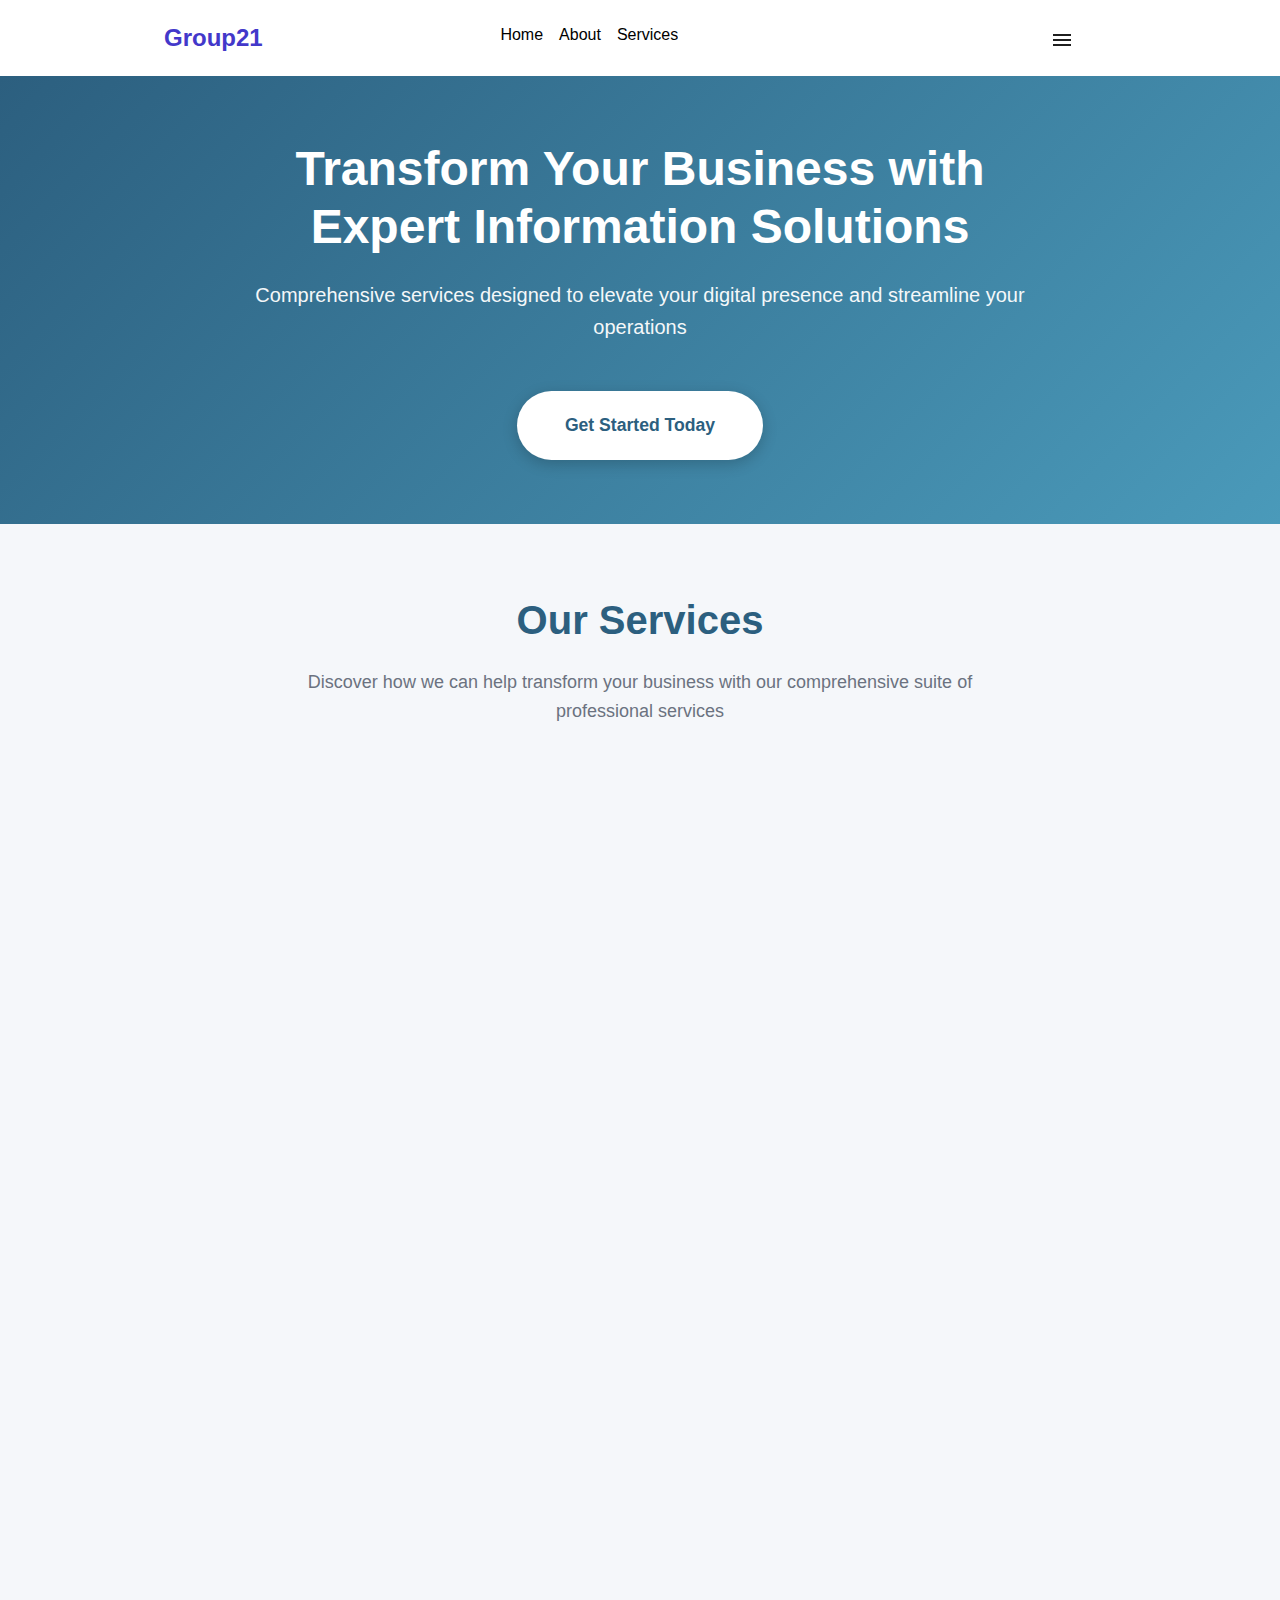
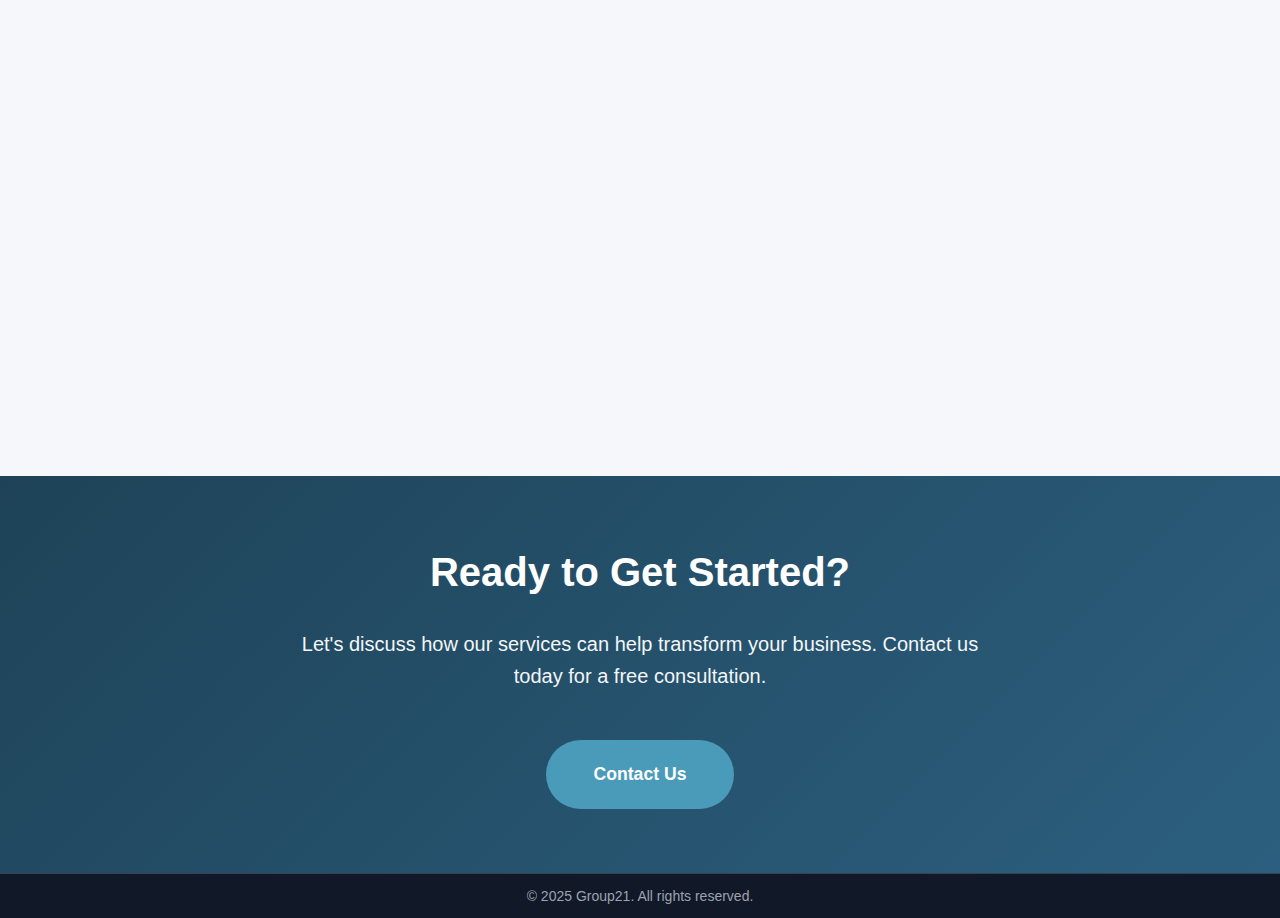
<file: services.html>
<!DOCTYPE html>
<html>
    <head>
        <title>Group21-simple info Hub-Landing Page</title>
        <meta charset="UTF-8">
        <link href="style.css" rel="stylesheet" type="text/css">
        <style>
            
            
            .hero {
                    background: linear-gradient(to right, rgb(168, 85, 247), rgb(99, 102, 241));
                    color: white;
                    padding: var(--spacing-2xl) 0;
                    text-align: center;
                  }

            .hero-content {
                  max-width: 800px;
                  margin: 0 auto;
                  animation: fadeInUp 0.8s ease;
                }

            .hero-title {
                  font-size: 3rem;
                  font-weight: 700;
                  margin-bottom: var(--spacing-md);
                  line-height: 1.2;
                  text-wrap: balance;
                }

            .hero-subtitle {
                    font-size: 1.25rem;
                    margin-bottom: var(--spacing-xl);
                    opacity: 0.95;
                    line-height: 1.6;
                  }
     .hero-container {
                max-width: 1200px; 
                margin:auto;
                padding-left: 1.5rem;  
                padding-right: 1.5rem;

                display: flex;         
                flex-direction: column;
                align-items: center;   
            }

            .hero-subcontainer {
                width: 100%;        
            }
          
            .hero-subcontainer > * + * {
                margin-top: 1.5rem;  
            }

            .hero-subcontainer div > * + * {
                margin-left: 1rem; 
            }
    


.cta-button {
                  background-color: white;
                  color: var(--color-primary);
                  border: none;
                  padding: var(--spacing-md) var(--spacing-xl);
                  font-size: 1.1rem;
                  font-weight: 600;
                  border-radius: 50px;
                  cursor: pointer;
                  transition: var(--transition);
                  box-shadow: 0 4px 15px rgba(0, 0, 0, 0.2);
                }

                cta-button:hover {
                  transform: translateY(-2px);
                  box-shadow: 0 6px 20px rgba(0, 0, 0, 0.3);
                }


            .features {
                padding-top: 5rem;              
                padding-bottom: 5rem;
                background-color: rgb(249, 250, 251); 
            }

            .features-container {
                width: 100%;
                max-width: 100%;
                margin-left: auto;
                margin-right: auto;
                padding-left: 1.5rem;
                padding-right: 1.5rem;
                text-align: center;
            }
            @media (min-width: 640px) {
                .features-container {
                    max-width: 640px;
                }
            }
            .features-subcontainer {
                display: grid;
                gap: 2rem;
            }

            @media (min-width: 768px) {
                .hero-container {
                    flex-direction: row; 
                }

                .hero-subcontainer {
                    width: 50%;      
                }

                .features-container {
                    max-width: 768px;
                }
                
                .features-subcontainer {
                    grid-template-columns: repeat(3, 1fr);
                }
            }

            .features-card {
                background-color: rgb(255, 255, 255);
                padding: 1.5rem;       
                border-radius: 0.25rem; 
                box-shadow: 0 1px 3px rgba(0, 0, 0, 0.1);
                transition: all 0.2s ease-in-out;
            }

            .features-card:hover {
                box-shadow: 0 10px 15px rgba(0, 0, 0, 0.15);
            }

            .features-card div {
                color: #4f46e5;
                font-size: 1.875rem;
                line-height: 2.25rem;
                margin-bottom: 1rem;
            }

            footer{
                text-align: center;
                font-size: 0.875rem;  
                line-height: 1.25rem; 
                margin-top: auto;
                padding: 0.75rem 0;  
                width: 100%;
                border-top: 1px solid rgb(55, 65, 81);   
                background-color: rgb(17, 24, 39);      
                color: rgb(156, 163, 175);
            }
        </style>
    </head>
    <body>
        <nav>
            <div class="navcontainer">
                <h1>Group21</h1>
                <div class="tabs-container">
                    <ul class="nav-tabs">
                        <li><a class="nav-links" href="index.html">Home</a></li>
                        <li><a class="nav-links" href="about.html">About</a></li>
                        <li><a class="nav-links" href="services.html">Services</a></li>
                    </ul> 
                </div>
                <div class="menu-container">   
                    <ul class="nav-list">
                        <li><a class="nav-links" href="gallery.html">Gallery</a></li>
                        <li><a class="nav-links" href="news.html">News</a></li>
                        <li><a class="nav-links" href="events.html">Events</a></li>
                        <li><a class="nav-links" href="subscribe.html">Subscribe</a></li>
                        <li><a class="nav-links" href="faqs.html">FAQs</a></li>
                        <li><a class="nav-links" href="blog.html">Blog</a></li>
                        <li><a class="nav-links" href="contacts.html">Contacts</a></li>
                        <li><a class="nav-links" href="feedback.html">Feedback</a></li>
                    </ul>
                    
                    <button class="menu-btn"><img src="images/icons/menu_icon.png" ></button>                  
                </div>
            </div>
        </nav>
       

<link href="servicescss.css" rel="stylesheet" type="text/css">
  <!-- Hero Section -->
  <section class="hero">
    <div class="container">
      <div class="hero-content">
        <h1 class="hero-title">Transform Your Business with Expert Information Solutions</h1>
        <p class="hero-subtitle">Comprehensive services designed to elevate your digital presence and streamline your operations</p>
        <button class="cta-button">Get Started Today</button>
      </div>
    </div>
  </section>

  <!-- Services Grid -->
  <section class="services-section">
    <div class="container">
      <div class="section-header">
        <h2 class="section-title">Our Services</h2>
        <p class="section-description">Discover how we can help transform your business with our comprehensive suite of professional services</p>
      </div>

      <div class="services-grid">
        <!-- Service Card 1 -->
        <div class="service-card">
          <div class="service-icon">
            <svg width="48" height="48" viewBox="0 0 24 24" fill="none" stroke="currentColor" stroke-width="2">
              <path d="M12 2L2 7l10 5 10-5-10-5z"/>
              <path d="M2 17l10 5 10-5M2 12l10 5 10-5"/>
            </svg>
          </div>
          <h3 class="service-title">Data Analytics</h3>
          <p class="service-description">Transform raw data into actionable insights with our advanced analytics solutions. Make informed decisions backed by comprehensive data analysis.</p>
          <ul class="service-features">
            <li>Real-time reporting</li>
            <li>Predictive analytics</li>
            <li>Custom dashboards</li>
          </ul>
          <button class="service-button">Learn More</button>
        </div>

        <!-- Service Card 2 -->
        <div class="service-card">
          <div class="service-icon">
            <svg width="48" height="48" viewBox="0 0 24 24" fill="none" stroke="currentColor" stroke-width="2">
              <rect x="3" y="3" width="18" height="18" rx="2"/>
              <path d="M9 3v18M3 9h18M3 15h18M15 3v18"/>
            </svg>
          </div>
          <h3 class="service-title">Content Management</h3>
          <p class="service-description">Streamline your content workflow with our powerful management systems. Organize, publish, and optimize content across all platforms.</p>
          <ul class="service-features">
            <li>Multi-channel publishing</li>
            <li>Version control</li>
            <li>Collaboration tools</li>
          </ul>
          <button class="service-button">Learn More</button>
        </div>

        <!-- Service Card 3 -->
        <div class="service-card">
          <div class="service-icon">
            <svg width="48" height="48" viewBox="0 0 24 24" fill="none" stroke="currentColor" stroke-width="2">
              <circle cx="12" cy="12" r="10"/>
              <path d="M12 6v6l4 2"/>
            </svg>
          </div>
          <h3 class="service-title">Process Automation</h3>
          <p class="service-description">Increase efficiency and reduce errors with intelligent automation. Let technology handle repetitive tasks while you focus on growth.</p>
          <ul class="service-features">
            <li>Workflow automation</li>
            <li>Integration services</li>
            <li>24/7 operation</li>
          </ul>
          <button class="service-button">Learn More</button>
        </div>

        <!-- Service Card 4 -->
        <div class="service-card">
          <div class="service-icon">
            <svg width="48" height="48" viewBox="0 0 24 24" fill="none" stroke="currentColor" stroke-width="2">
              <path d="M21 16V8a2 2 0 0 0-1-1.73l-7-4a2 2 0 0 0-2 0l-7 4A2 2 0 0 0 3 8v8a2 2 0 0 0 1 1.73l7 4a2 2 0 0 0 2 0l7-4A2 2 0 0 0 21 16z"/>
              <polyline points="3.27 6.96 12 12.01 20.73 6.96"/>
              <line x1="12" y1="22.08" x2="12" y2="12"/>
            </svg>
          </div>
          <h3 class="service-title">Cloud Solutions</h3>
          <p class="service-description">Secure, scalable cloud infrastructure tailored to your needs. Access your data anywhere, anytime with enterprise-grade security.</p>
          <ul class="service-features">
            <li>Cloud migration</li>
            <li>Data backup</li>
            <li>Scalable infrastructure</li>
          </ul>
          <button class="service-button">Learn More</button>
        </div>

        <!-- Service Card 5 -->
        <div class="service-card">
          <div class="service-icon">
            <svg width="48" height="48" viewBox="0 0 24 24" fill="none" stroke="currentColor" stroke-width="2">
              <path d="M12 22s8-4 8-10V5l-8-3-8 3v7c0 6 8 10 8 10z"/>
            </svg>
          </div>
          <h3 class="service-title">Security & Compliance</h3>
          <p class="service-description">Protect your assets with comprehensive security solutions. Stay compliant with industry regulations and maintain customer trust.</p>
          <ul class="service-features">
            <li>Security audits</li>
            <li>Compliance management</li>
            <li>Risk assessment</li>
          </ul>
          <button class="service-button">Learn More</button>
        </div>

        <!-- Service Card 6 -->
        <div class="service-card">
          <div class="service-icon">
            <svg width="48" height="48" viewBox="0 0 24 24" fill="none" stroke="currentColor" stroke-width="2">
              <path d="M17 21v-2a4 4 0 0 0-4-4H5a4 4 0 0 0-4 4v2"/>
              <circle cx="9" cy="7" r="4"/>
              <path d="M23 21v-2a4 4 0 0 0-3-3.87M16 3.13a4 4 0 0 1 0 7.75"/>
            </svg>
          </div>
          <h3 class="service-title">Consulting Services</h3>
          <p class="service-description">Expert guidance for your digital transformation journey. Strategic planning and implementation support from industry veterans.</p>
          <ul class="service-features">
            <li>Strategic planning</li>
            <li>Technology assessment</li>
            <li>Training & support</li>
          </ul>
          <button class="service-button">Learn More</button>
        </div>
      </div>
    </div>
  </section>

  <!-- CTA Section -->
  <section class="cta-section">
    <div class="container">
      <div class="cta-content">
        <h2 class="cta-title">Ready to Get Started?</h2>
        <p class="cta-description">Let's discuss how our services can help transform your business. Contact us today for a free consultation.</p>
        <button class="cta-button-secondary">Contact Us</button>
      </div>
    </div>
  </section>




         <footer>
                © 2025 Group21. All rights reserved.
        </footer>
        <script>
            const btn = document.querySelector(".menu-btn");
            const nav = document.querySelector(".nav-list");

            // Toggle menu when button is clicked
            btn.addEventListener("click", (e) => {
                e.stopPropagation(); // prevent document click from firing
                nav.classList.toggle("active");
            });

            // Close menu when clicking outside
            document.addEventListener("click", (e) => {
                if (!nav.contains(e.target) && !btn.contains(e.target)) {
                nav.classList.remove("active");
                }
            });
        </script>

    </body>
</html>
</file>
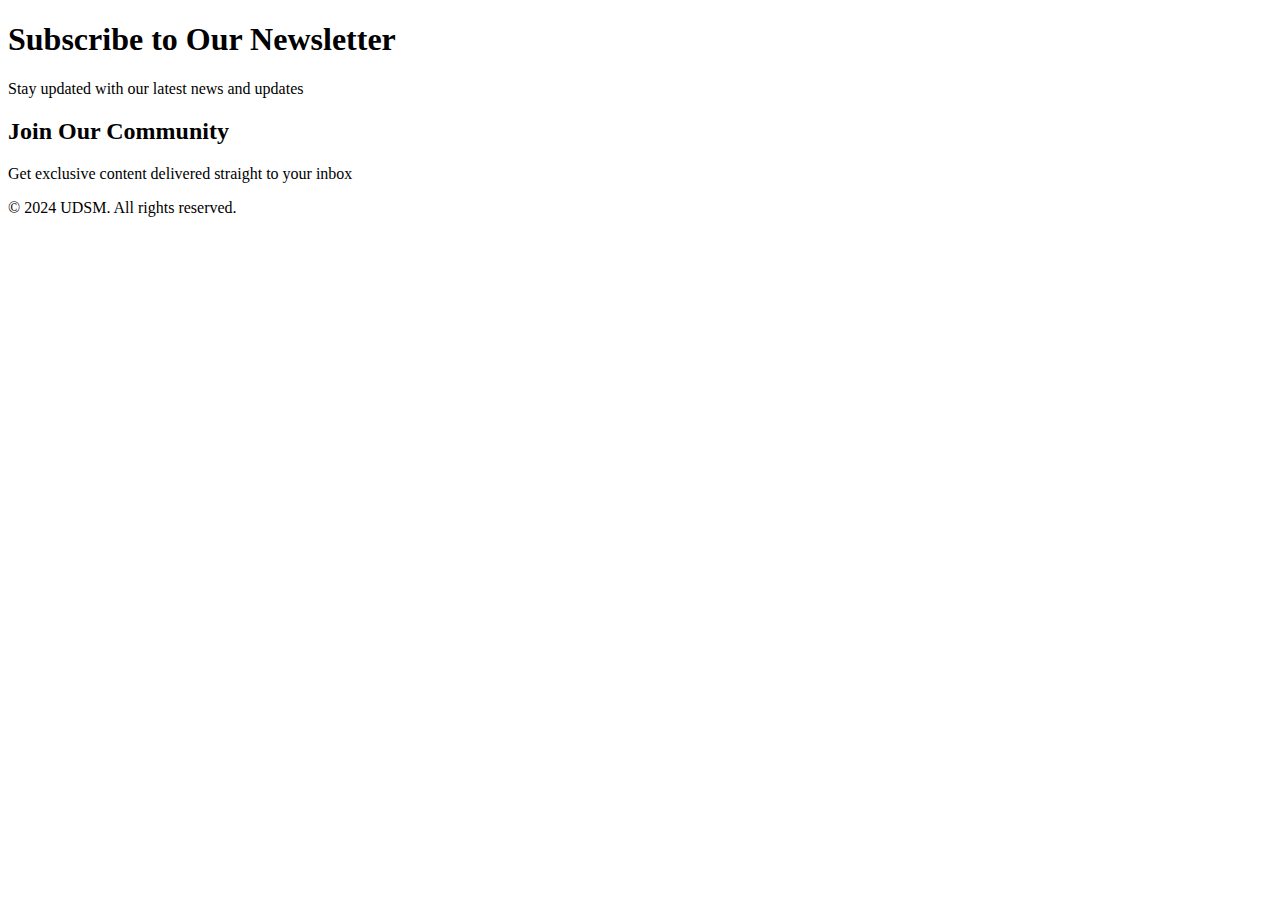
<file: subscribe.html>
<!DOCTYPE html>
<html lang="en">
<head>
    <meta charset="UTF-8">
    <meta name="viewport" content="width=device-width, initial-scale=1.0">
    <title>Subscribe - Newsletter</title>
</head>
<body>
    <header>
        <h1>Subscribe to Our Newsletter</h1>
        <p>Stay updated with our latest news and updates</p>
    </header>

    <main>
        <section class="subscribe-section">
            <h2>Join Our Community</h2>
            <p>Get exclusive content delivered straight to your inbox</p>
        </section>
    </main>

    <footer>
        <p>&copy; 2024 UDSM. All rights reserved.</p>
    </footer>
</body>
</html>
</file>
<file: style.css>
/* =========================
   GLOBAL STYLES (LEADER)
   ========================= */

body {
    background-color: rgb(249 250 251 / var(--tw-bg-opacity, 1));
    color: rgb(17 24 39 / var(--tw-text-opacity, 1));
    min-height: 100dvh;
    font-family:'Segoe UI', Tahoma, Geneva, Verdana, sans-serif;
    padding: 0;
    margin: 0;
}

nav {
    max-width:100%;
    max-height:4.75rem;
    --tw-bg-opacity: 1;
    background-color: rgb(255 255 255 / var(--tw-bg-opacity, 1));
    --tw-shadow: 0 4px 6px -1px rgb(0 0 0 / 0.1), 0 2px 4px -2px rgb(0 0 0 / 0.1);
    --tw-shadow-colored: 0 4px 6px -1px var(--tw-shadow-color), 0 2px 4px -2px var(--tw-shadow-color);
    box-shadow: var(--tw-ring-offset-shadow, 0 0 #0000), var(--tw-ring-shadow, 0 0 #0000), var(--tw-shadow);
}

.navcontainer {
    position:relative;
    max-height:4.75rem;
    max-width: 1000px;
    margin: auto;
    padding: 1rem 1.5rem;
    display: flex;
    flex-wrap:nowrap;
    justify-content: space-between;
    align-items: center;
    box-sizing:border-box;
    
}

.tabs-container {
    display:flex;
    flex-direction:row;
}

.nav-tabs {
    display: flex;
    flex-direction: row;    
    list-style: none;
    margin:auto;
    
    gap: 1rem;
    flex-wrap: wrap;
    overflow:hidden;
    min-width: 0;
    --tw-text-opacity: 1;
    color: rgb(55 65 81 / var(--tw-text-opacity, 1));
}

.navcontainer h1{
    font-size: 1.5rem;   
    line-height: 1.75rem;
    font-weight: 700;
    --tw-text-opacity: 1;
    color: rgb(67 56 202 / var(--tw-text-opacity, 1));
}

.nav-list.active {
    display: flex;
}

.nav-links {
    display: inline-block;   
    text-decoration: none;
    color: black;
    border-bottom: 2px solid transparent;
    padding-bottom: 4px;
}

.nav-links:hover {
    color: rgb(79 70 229);
    border-color:rgb(78, 70, 229);
    cursor: pointer;
}

.menu-btn {
    position:absolute;
    top:14.5rem;
    left:4.625rem;
    font-size: 1.5rem;
    padding:0.35rem 0.375rem 0.0625rem;
    background: none;
    border-style:solid;
    border-radius:0.25rem;
    border-color:transparent;
    display:block;
    margin-top:auto;
    margin-bottom:auto;
}

.menu-btn:hover {
    border-color:rgb(82, 81, 81);
    cursor: pointer;
}

.menu-container {
    position:relative;
    right: 0;             
    transition: right 1.0s ease-in-out;
    padding: 0;
    margin: 0;
    width:12.5rem;
    height:31.25rem;
    box-sizing:border-box;
}

@media (min-width: 1250px) {
    .menu-container {
        right:-6.25rem;
    }
}

@media (min-width: 1149px) {
    .menu-container {
        right:-3.25rem;
    }
}

.nav-list {
    list-style: none;
    gap: 1rem;
    flex-wrap: nowrap;
    overflow:hidden;
    min-width: 0;
    --tw-text-opacity: 1;
    color: rgb(55 65 81 / var(--tw-text-opacity, 1));
    width:12.5rem;
    display: none;
    position: absolute;
    top:16.5rem;
    background: white;
    padding: 0.75rem 0.75rem 1.25rem 4.25rem;
    flex-direction: column;
    box-shadow: -2px 6px 7px rgba(0,0,0,0.1);
}

/* =========================
   MEMBER: CALVIN
   ========================= */
/* =========================
           NEWS HERO SECTION
           ========================= */
.news-hero {
    background: linear-gradient(to right, rgb(168, 85, 247), rgb(99, 102, 241));
    color: white;
    padding: 4rem 1.5rem;
    text-align: center;
}

.news-hero h1 {
    font-size: 2.5rem;
    margin-bottom: 0.75rem;
}

.news-hero p {
    font-size: 1.125rem;
    max-width: 700px;
    margin: auto;
}

/* =========================
           MAIN NEWS LAYOUT
           ========================= */
.news-container1 {
    max-width: 1200px;
    margin: 4rem auto;
    padding: 0 1.5rem;
    display: grid;
    grid-template-columns: 3fr 1fr;
    gap: 2.5rem;
}

/* FEATURED ARTICLE */
.featured-slider {
        position: relative;
        min-height: 320px;
    }

    .featured-content {
        position: absolute;
        inset: 0;
        color: #fff;
        opacity: 0;
        transform: translateX(20px);
        transition: opacity 0.8s ease, transform 0.8s ease;
    }

    .featured-content.active {
        opacity: 1;
        transform: translateX(0);
    }

    .featured-content span {
        display: inline-block;
        margin-bottom: 0.5rem;
        opacity: 0.9;
        font-size: 1.5rem;
        color: rgb(250, 250, 250);
    }


/* REGULAR NEWS GRID */
.news-grid {
    display: grid;
    grid-template-columns: repeat(auto-fit, minmax(250px, 1fr));
    gap: 2rem;
    margin-top: 6rem;
}

.news-card1 {
    background: white;
    padding: 1.5rem;
    border-radius: 0.5rem;
    box-shadow: 0 4px 10px rgba(0, 0, 0, 0.06);
    transition: all 0.2s ease-in-out;
}

.news-card1 span {
    font-size: 0.75rem;
    font-weight: 600;
    color: rgb(79, 70, 229);
}

.news-card1 h3 {
    margin: 0.75rem 0;
    font-size: 1.125rem;
}

.news-card1 p {
    color: rgb(75, 85, 99);
    line-height: 1.5;
}

/* SIDEBAR */
.news-sidebar {
    background: white;
    padding: 1.75rem;
    border-radius: 0.5rem;
    box-shadow: 0 6px 15px rgba(0, 0, 0, 0.08);
    height: fit-content;
}

.news-sidebar h3 {
    margin-bottom: 1.25rem;
    border-bottom: 2px solid rgb(99, 102, 241);
    padding-bottom: 0.5rem;
}

.sidebar-item {
    margin-bottom: 1.25rem;
}

.sidebar-item span {
    font-size: 0.75rem;
    color: rgb(107, 114, 128);
}

.sidebar-item p {
    margin: 0.25rem 0 0;
    font-weight: 500;
}


/* =========================
   MEMBER: GIFT
   ========================= */
.blog-hero {
    background: linear-gradient(to right, rgb(168, 85, 247), rgb(99, 102, 241));
    color: white;
    padding: 4rem 1.5rem;
    margin-bottom: 3rem;
}

.blog-hero-container {
    max-width: 1200px;
    margin: 0 auto;
}

.blog-hero-content {
    text-align: center;
    max-width: 800px;
    margin: 0 auto;
}

.blog-hero h1 {
    font-size: 2.5rem;
    line-height: 1.2;
    font-weight: 700;
    margin-bottom: 1rem;
}

.blog-hero p {
    font-size: 1.125rem;
    margin-bottom: 2rem;
    opacity: 0.9;
}

.blog-search {
    display: flex;
    max-width: 500px;
    margin: 0 auto;
}

.blog-search input {
    flex: 1;
    padding: 0.75rem 1rem;
    border: none;
    border-radius: 0.25rem 0 0 0.25rem;
    font-size: 1rem;
}

.blog-search button {
    background-color: rgb(79 70 229);
    color: white;
    border: none;
    padding: 0 1.5rem;
    border-radius: 0 0.25rem 0.25rem 0;
    cursor: pointer;
    transition: background-color 0.2s ease;
}

.blog-search button:hover {
    background-color: rgb(67 56 202);
}

/* Main Blog Layout */
.blog-main {
    flex: 1;
    padding: 0 1.5rem;
}

.blog-container {
    max-width: 1200px;
    margin: 0 auto;
    display: grid;
    grid-template-columns: 1fr;
    gap: 3rem;
}

.blog-post.featured {
    display: grid;
    grid-template-columns: 1fr;
    gap: 2rem;
    margin-bottom: 3rem;
    background-color: white;
    border-radius: 0.5rem;
    overflow: hidden;
    box-shadow: 0 1px 3px rgba(0, 0, 0, 0.1);
}

.blog-post.featured .post-image {
    position: relative;
    min-height: 300px;
}

.blog-post.featured img {
    width: 100%;
    height: 100%;
    object-fit: cover;
}

.blog-post.featured .post-content {
    padding: 2rem;
}

.blog-post {
    background-color: white;
    border-radius: 0.5rem;
    overflow: hidden;
    box-shadow: 0 1px 3px rgba(0, 0, 0, 0.1);
    transition: all 0.2s ease-in-out;
}

.blog-post:hover {
    box-shadow: 0 10px 15px rgba(0, 0, 0, 0.15);
    transform: translateY(-5px);
}

.post-image {
    position: relative;
    height: 200px;
    overflow: hidden;
}

.post-image img {
    width: 100%;
    height: 100%;
    object-fit: cover;
    transition: transform 0.3s ease;
}

.blog-post:hover .post-image img {
    transform: scale(1.05);
}









/* =========================
   MEMBER: KLEIST
   ========================= */
   body {
    font-family: Arial, sans-serif;
    background-color: #f4f4f4;
    margin: 0;
}

.header {
    background: #C8102E;
    color: white;
    padding: 20px;
    text-align: center;
}

.news-container {
    display: grid;
    grid-template-columns: repeat(3, 1fr);
    gap: 20px;
    padding: 20px;
}

.news-card {
    background: white;
    border-radius: 10px;
    overflow: hidden;
    box-shadow: 0 4px 10px rgba(0,0,0,0.1);
    transition: transform 0.3s;
}

.news-card:hover {
    transform: translateY(-5px);
}

.news-card img {
    width: 100%;
    height: 200px;
    object-fit: cover;
}

.news-content {
    padding: 15px;
}

.news-content h2 {
    margin: 0;
    font-size: 18px;
}

.news-content .date {
    font-size: 12px;
    color: gray;
    margin: 5px 0;
}

.news-content p {
    font-size: 14px;
    line-height: 1.5;
}






/* =========================
   MEMBER: MESHACK
   ========================= */








/* =========================
   MEMBER: GIDEON
   ========================= */
.events-section {
    max-width: 1000px;
    margin: auto;
    padding: 40px 20px;
    background-color: linear-gradient(to right, rgb(168, 85, 247), rgb(99, 102, 241));
    }

.events-section h1 {
    text-align: center;
    color: rgb(67 56 202 / var(--tw-text-opacity, 1));
    }

.intro {
    text-align: center;
    margin-bottom: 30px;
    color: #555;
    }

#showMoreBtn {
    display: block;
    margin: 30px auto 0;
    padding: 12px 25px;
    border: none;
    background: linear-gradient(to right, rgb(168, 85, 247), rgb(99, 102, 241));
    color: white;
    font-size: 16px;
    cursor: pointer;
    border-radius: 5px;
    }

#showMoreBtn:hover {
    background: #012955;
    }

.filter-buttons {
    text-align: center;
    margin-bottom: 25px;
    }

.filter-buttons button {
    padding: 10px 18px;
    margin: 5px;
    border: none;
    background: rgb(67 56 202 / var(--tw-text-opacity, 1));
    color: white;
    cursor: pointer;
    border-radius: 5px;
    }
.filter-buttons button.active,
.filter-buttons button:hover {
    background: #014186;
}

.services-section {
  padding: var(--spacing-2xl) 0;
  background-color: var(--color-bg-secondary);
}
.events-container {
    display: grid;
    grid-template-columns: repeat(auto-fit, minmax(280px, 1fr));
    gap: 20px;
    }

.event-card {
    background: white;
    padding: 20px;
    border-radius: 8px;
    box-shadow: 0 4px 10px rgba(0,0,0,0.1);
    }

.event-card h2 {
    color: rgb(67 56 202 / var(--tw-text-opacity, 1));
    }

.event-card p {
    color: #444;
    margin: 5px 0;
    }

.hidden {
    display: none;
    }

@media (max-width: 600px) {
    .events-section {
    padding: 20px 10px;
        }
    }

/* =========================
   MEMBER: GRACE
   ========================= */

/* Mission Section */
.mission-section {
    padding: 4rem 0;
    background-color: var(--light-gray);
}

.mission-content {
    display: grid;
    grid-template-columns: 1fr 1fr;
    gap: 3rem;
    align-items: center;
}

.mission-text h2 {
    color: var(--primary-color);
    border-left: 4px solid var(--secondary-color);
    padding-left: 1rem;
    margin-bottom: 1.5rem;
}

.mission-text p {
    font-size: 1.1rem;
    line-height: 1.8;
}

.mission-stats {
    display: grid;
    grid-template-columns: 1fr 1fr;
    gap: 2rem;
}

.stat-box {
    background: var(--white);
    padding: 2rem;
    text-align: center;
    border-radius: 8px;
    box-shadow: 0 2px 10px rgba(0,0,0,0.1);
}

.stat-number {
    font-size: 2.5rem;
    font-weight: bold;
    color: var(--secondary-color);
    display: block;
    margin-bottom: 0.5rem;
}

.stat-label {
    font-size: 0.9rem;
    color: var(--text-color);
    text-transform: uppercase;
    letter-spacing: 1px;
}

/* Values Section */
.values-section {
    padding: 4rem 0;
}

.values-section h2 {
    text-align: center;
    color: var(--primary-color);
    margin-bottom: 3rem;
}

.values-grid {
    display: grid;
    grid-template-columns: repeat(3, 1fr);
    gap: 2rem;
}

.value-card {
    padding: 2rem;
    background: var(--light-gray);
    border-top: 4px solid var(--secondary-color);
    transition: transform 0.3s ease, box-shadow 0.3s ease;
}

.value-card:hover {
    transform: translateY(-5px);
    box-shadow: 0 5px 20px rgba(0,0,0,0.1);
}

.value-card h3 {
    color: var(--primary-color);
    margin-bottom: 1rem;
}

.value-icon {
    font-size: 2.5rem;
    margin-bottom: 1rem;
    display: block;
}

/* Team Section */
.team-section {
    padding: 4rem 0;
    background-color: var(--light-gray);
}

.team-section h2 {
    text-align: center;
    color: var(--primary-color);
    margin-bottom: 3rem;
}

.team-grid {
    display: grid;
    grid-template-columns: repeat(4, 1fr);
    gap: 2rem;
}

.team-member {
    background: var(--white);
    padding: 1.5rem;
    text-align: center;
    border-radius: 8px;
    transition: transform 0.3s ease;
}

.team-member:hover {
    transform: translateY(-5px);
}

.team-photo {
    border-radius: 50%;     
    align-items: center;
    justify-content: center;
    border-radius: 50%;  
}

.team-member h3 {
    font-size: 1.2rem;
    margin-bottom: 0.3rem;
}

.team-role {
    color: var(--secondary-color);
    font-size: 0.9rem;
    font-style: italic;
}




/* =========================
   MEMBER: VENANCE
   ========================= */








/* =========================
   MEMBER: PATRICIA
   ========================= */







/* =========================
   MEMBER: OLARIP
 ========================= */
* {
  margin: 0;
  padding: 0;
  box-sizing: border-box;
}

:root {
  --color-primary: #2c5f7f;
  --color-primary-dark: #1e4358;
  --color-accent: #4a9aba;
  --color-bg: #ffffff;
  --color-bg-secondary: #f5f7fa;
  --color-text: #1a1a1a;
  --color-text-muted: #6b7280;
  --color-border: #e5e7eb;
  --spacing-xs: 0.5rem;
  --spacing-sm: 1rem;
  --spacing-md: 1.5rem;
  --spacing-lg: 2rem;
  --spacing-xl: 3rem;
  --spacing-2xl: 4rem;
  --transition: all 0.3s ease;
}

body {
  font-family: -apple-system, BlinkMacSystemFont, 'Segoe UI', Roboto, 'Helvetica Neue', Arial, sans-serif;
  line-height: 1.6;
  color: var(--color-text);
  background-color: var(--color-bg);
  overflow-x: hidden;
}

.container {
  max-width: 1200px;
  margin: 0 auto;
  padding: 0 var(--spacing-md);
}

/* Services Section */
.services-section {
  padding: var(--spacing-2xl) 0;
  background-color: var(--color-bg-secondary);
}

.section-header {
  text-align: center;
  max-width: 700px;
  margin: 0 auto var(--spacing-2xl);
}

.section-title {
  font-size: 2.5rem;
  font-weight: 700;
  color: var(--color-primary);
  margin-bottom: var(--spacing-sm);
}

.section-description {
  font-size: 1.125rem;
  color: var(--color-text-muted);
  line-height: 1.6;
}

.services-grid {
  display: grid;
  grid-template-columns: repeat(auto-fit, minmax(320px, 1fr));
  gap: var(--spacing-lg);
}

/* Service Card */
.service-card {
  background-color: var(--color-bg);
  border-radius: 12px;
  padding: var(--spacing-xl);
  box-shadow: 0 4px 6px rgba(0, 0, 0, 0.05);
  transition: var(--transition);
  border: 1px solid var(--color-border);
  display: flex;
  flex-direction: column;
  opacity: 0;
  animation: fadeInUp 0.6s ease forwards;
}

.service-card:nth-child(1) { animation-delay: 0.1s; }
.service-card:nth-child(2) { animation-delay: 0.2s; }
.service-card:nth-child(3) { animation-delay: 0.3s; }
.service-card:nth-child(4) { animation-delay: 0.4s; }
.service-card:nth-child(5) { animation-delay: 0.5s; }
.service-card:nth-child(6) { animation-delay: 0.6s; }

.service-card:hover {
  transform: translateY(-8px);
  box-shadow: 0 12px 24px rgba(0, 0, 0, 0.1);
  border-color: var(--color-primary);
}

.service-icon {
  width: 64px;
  height: 64px;
  background-color: var(--color-bg-secondary);
  border-radius: 12px;
  display: flex;
  align-items: center;
  justify-content: center;
  margin-bottom: var(--spacing-md);
  color: var(--color-primary);
  transition: var(--transition);
}

.service-card:hover .service-icon {
  background-color: var(--color-primary);
  color: white;
  transform: scale(1.1);
}

.service-title {
  font-size: 1.5rem;
  font-weight: 700;
  color: var(--color-primary);
  margin-bottom: var(--spacing-sm);
}

.service-description {
  font-size: 1rem;
  color: var(--color-text-muted);
  margin-bottom: var(--spacing-md);
  line-height: 1.6;
  flex-grow: 1;
}

.service-features {
  list-style: none;
  margin-bottom: var(--spacing-md);
}

.service-features li {
  padding: var(--spacing-xs) 0;
  color: var(--color-text);
  position: relative;
  padding-left: var(--spacing-md);
}

.service-features li::before {
  content: '✓';
  position: absolute;
  left: 0;
  color: var(--color-primary);
  font-weight: 700;
}

.service-button {
  background-color: transparent;
  color: var(--color-primary);
  border: 2px solid var(--color-primary);
  padding: var(--spacing-sm) var(--spacing-lg);
  font-size: 1rem;
  font-weight: 600;
  border-radius: 50px;
  cursor: pointer;
  transition: var(--transition);
  align-self: flex-start;
}

.service-button:hover {
  background-color: var(--color-primary);
  color: white;
}

/* CTA Section */
.cta-section {
  background: linear-gradient(135deg, var(--color-primary-dark) 0%, var(--color-primary) 100%);
  color: white;
  padding: var(--spacing-2xl) 0;
  text-align: center;
}

.cta-content {
  max-width: 700px;
  margin: 0 auto;
}

.cta-title {
  font-size: 2.5rem;
  font-weight: 700;
  margin-bottom: var(--spacing-md);
}

.cta-description {
  font-size: 1.25rem;
  margin-bottom: var(--spacing-xl);
  opacity: 0.95;
  line-height: 1.6;
}

.cta-button-secondary {
  background-color: var(--color-accent);
  color: white;
  border: none;
  padding: var(--spacing-md) var(--spacing-xl);
  font-size: 1.1rem;
  font-weight: 600;
  border-radius: 50px;
  cursor: pointer;
  transition: var(--transition);
}

.cta-button-secondary:hover {
  background-color: white;
  color: var(--color-primary);
  transform: translateY(-2px);
}



/* Animations */
@keyframes fadeInUp {
  from {
    opacity: 0;
    transform: translateY(30px);
  }
  to {
    opacity: 1;
    transform: translateY(0);
  }
}

/* Responsive Design */

  .hero-title {
    font-size: 2rem;
  }

  .hero-subtitle {
    font-size: 1rem;
  }

  .section-title {
    font-size: 2rem;
  }

  .services-grid {
    grid-template-columns: 1fr;
  }

  .cta-title {
    font-size: 1.75rem;
  }


@media (max-width: 480px) {
  .hero {
    padding: var(--spacing-xl) 0;
  }

  .services-section {
    padding: var(--spacing-xl) 0;
  }

  .service-card {
    padding: var(--spacing-md);
  }
}
</file>
<file: servicescss.css>
* {
  margin: 0;
  padding: 0;
  box-sizing: border-box;
}

:root {
  --color-primary: #2c5f7f;
  --color-primary-dark: #1e4358;
  --color-accent: #4a9aba;
  --color-bg: #ffffff;
  --color-bg-secondary: #f5f7fa;
  --color-text: #1a1a1a;
  --color-text-muted: #6b7280;
  --color-border: #e5e7eb;
  --spacing-xs: 0.5rem;
  --spacing-sm: 1rem;
  --spacing-md: 1.5rem;
  --spacing-lg: 2rem;
  --spacing-xl: 3rem;
  --spacing-2xl: 4rem;
  --transition: all 0.3s ease;
}

body {
  font-family: -apple-system, BlinkMacSystemFont, 'Segoe UI', Roboto, 'Helvetica Neue', Arial, sans-serif;
  line-height: 1.6;
  color: var(--color-text);
  background-color: var(--color-bg);
  overflow-x: hidden;
}

.container {
  max-width: 1200px;
  margin: 0 auto;
  padding: 0 var(--spacing-md);
}



/* Hero Section */
.hero {
  background: linear-gradient(135deg, var(--color-primary) 0%, var(--color-accent) 100%);
  color: white;
  padding: var(--spacing-2xl) 0;
  text-align: center;
}

.hero-content {
  max-width: 800px;
  margin: 0 auto;
  animation: fadeInUp 0.8s ease;
}

.hero-title {
  font-size: 3rem;
  font-weight: 700;
  margin-bottom: var(--spacing-md);
  line-height: 1.2;
  text-wrap: balance;
}

.hero-subtitle {
  font-size: 1.25rem;
  margin-bottom: var(--spacing-xl);
  opacity: 0.95;
  line-height: 1.6;
}

.cta-button {
  background-color: white;
  color: var(--color-primary);
  border: none;
  padding: var(--spacing-md) var(--spacing-xl);
  font-size: 1.1rem;
  font-weight: 600;
  border-radius: 50px;
  cursor: pointer;
  transition: var(--transition);
  box-shadow: 0 4px 15px rgba(0, 0, 0, 0.2);
}

.cta-button:hover {
  transform: translateY(-2px);
  box-shadow: 0 6px 20px rgba(0, 0, 0, 0.3);
}

/* Services Section */
.services-section {
  padding: var(--spacing-2xl) 0;
  background-color: var(--color-bg-secondary);
}

.section-header {
  text-align: center;
  max-width: 700px;
  margin: 0 auto var(--spacing-2xl);
}

.section-title {
  font-size: 2.5rem;
  font-weight: 700;
  color: var(--color-primary);
  margin-bottom: var(--spacing-sm);
}

.section-description {
  font-size: 1.125rem;
  color: var(--color-text-muted);
  line-height: 1.6;
}

.services-grid {
  display: grid;
  grid-template-columns: repeat(auto-fit, minmax(320px, 1fr));
  gap: var(--spacing-lg);
}

/* Service Card */
.service-card {
  background-color: var(--color-bg);
  border-radius: 12px;
  padding: var(--spacing-xl);
  box-shadow: 0 4px 6px rgba(0, 0, 0, 0.05);
  transition: var(--transition);
  border: 1px solid var(--color-border);
  display: flex;
  flex-direction: column;
  opacity: 0;
  animation: fadeInUp 0.6s ease forwards;
}

.service-card:nth-child(1) { animation-delay: 0.1s; }
.service-card:nth-child(2) { animation-delay: 0.2s; }
.service-card:nth-child(3) { animation-delay: 0.3s; }
.service-card:nth-child(4) { animation-delay: 0.4s; }
.service-card:nth-child(5) { animation-delay: 0.5s; }
.service-card:nth-child(6) { animation-delay: 0.6s; }

.service-card:hover {
  transform: translateY(-8px);
  box-shadow: 0 12px 24px rgba(0, 0, 0, 0.1);
  border-color: var(--color-primary);
}

.service-icon {
  width: 64px;
  height: 64px;
  background-color: var(--color-bg-secondary);
  border-radius: 12px;
  display: flex;
  align-items: center;
  justify-content: center;
  margin-bottom: var(--spacing-md);
  color: var(--color-primary);
  transition: var(--transition);
}

.service-card:hover .service-icon {
  background-color: var(--color-primary);
  color: white;
  transform: scale(1.1);
}

.service-title {
  font-size: 1.5rem;
  font-weight: 700;
  color: var(--color-primary);
  margin-bottom: var(--spacing-sm);
}

.service-description {
  font-size: 1rem;
  color: var(--color-text-muted);
  margin-bottom: var(--spacing-md);
  line-height: 1.6;
  flex-grow: 1;
}

.service-features {
  list-style: none;
  margin-bottom: var(--spacing-md);
}

.service-features li {
  padding: var(--spacing-xs) 0;
  color: var(--color-text);
  position: relative;
  padding-left: var(--spacing-md);
}

.service-features li::before {
  content: '✓';
  position: absolute;
  left: 0;
  color: var(--color-primary);
  font-weight: 700;
}

.service-button {
  background-color: transparent;
  color: var(--color-primary);
  border: 2px solid var(--color-primary);
  padding: var(--spacing-sm) var(--spacing-lg);
  font-size: 1rem;
  font-weight: 600;
  border-radius: 50px;
  cursor: pointer;
  transition: var(--transition);
  align-self: flex-start;
}

.service-button:hover {
  background-color: var(--color-primary);
  color: white;
}

/* CTA Section */
.cta-section {
  background: linear-gradient(135deg, var(--color-primary-dark) 0%, var(--color-primary) 100%);
  color: white;
  padding: var(--spacing-2xl) 0;
  text-align: center;
}

.cta-content {
  max-width: 700px;
  margin: 0 auto;
}

.cta-title {
  font-size: 2.5rem;
  font-weight: 700;
  margin-bottom: var(--spacing-md);
}

.cta-description {
  font-size: 1.25rem;
  margin-bottom: var(--spacing-xl);
  opacity: 0.95;
  line-height: 1.6;
}

.cta-button-secondary {
  background-color: var(--color-accent);
  color: white;
  border: none;
  padding: var(--spacing-md) var(--spacing-xl);
  font-size: 1.1rem;
  font-weight: 600;
  border-radius: 50px;
  cursor: pointer;
  transition: var(--transition);
}

.cta-button-secondary:hover {
  background-color: white;
  color: var(--color-primary);
  transform: translateY(-2px);
}



/* Animations */
@keyframes fadeInUp {
  from {
    opacity: 0;
    transform: translateY(30px);
  }
  to {
    opacity: 1;
    transform: translateY(0);
  }
}

/* Responsive Design */
@media (max-width: 768px) {
  .nav-links {
    position: fixed;
    top: 70px;
    left: -100%;
    flex-direction: column;
    background-color: var(--color-bg);
    width: 100%;
    padding: var(--spacing-lg);
    box-shadow: 0 4px 10px rgba(0, 0, 0, 0.1);
    transition: var(--transition);
  }

  .nav-links.active {
    left: 0;
  }

  .menu-toggle {
    display: flex;
  }

  .menu-toggle.active span:nth-child(1) {
    transform: rotate(45deg) translate(8px, 8px);
  }

  .menu-toggle.active span:nth-child(2) {
    opacity: 0;
  }

  .menu-toggle.active span:nth-child(3) {
    transform: rotate(-45deg) translate(8px, -8px);
  }

  .hero-title {
    font-size: 2rem;
  }

  .hero-subtitle {
    font-size: 1rem;
  }

  .section-title {
    font-size: 2rem;
  }

  .services-grid {
    grid-template-columns: 1fr;
  }

  .cta-title {
    font-size: 1.75rem;
  }
}

@media (max-width: 480px) {
  .hero {
    padding: var(--spacing-xl) 0;
  }

  .services-section {
    padding: var(--spacing-xl) 0;
  }

  .service-card {
    padding: var(--spacing-md);
  }
}
</file>
